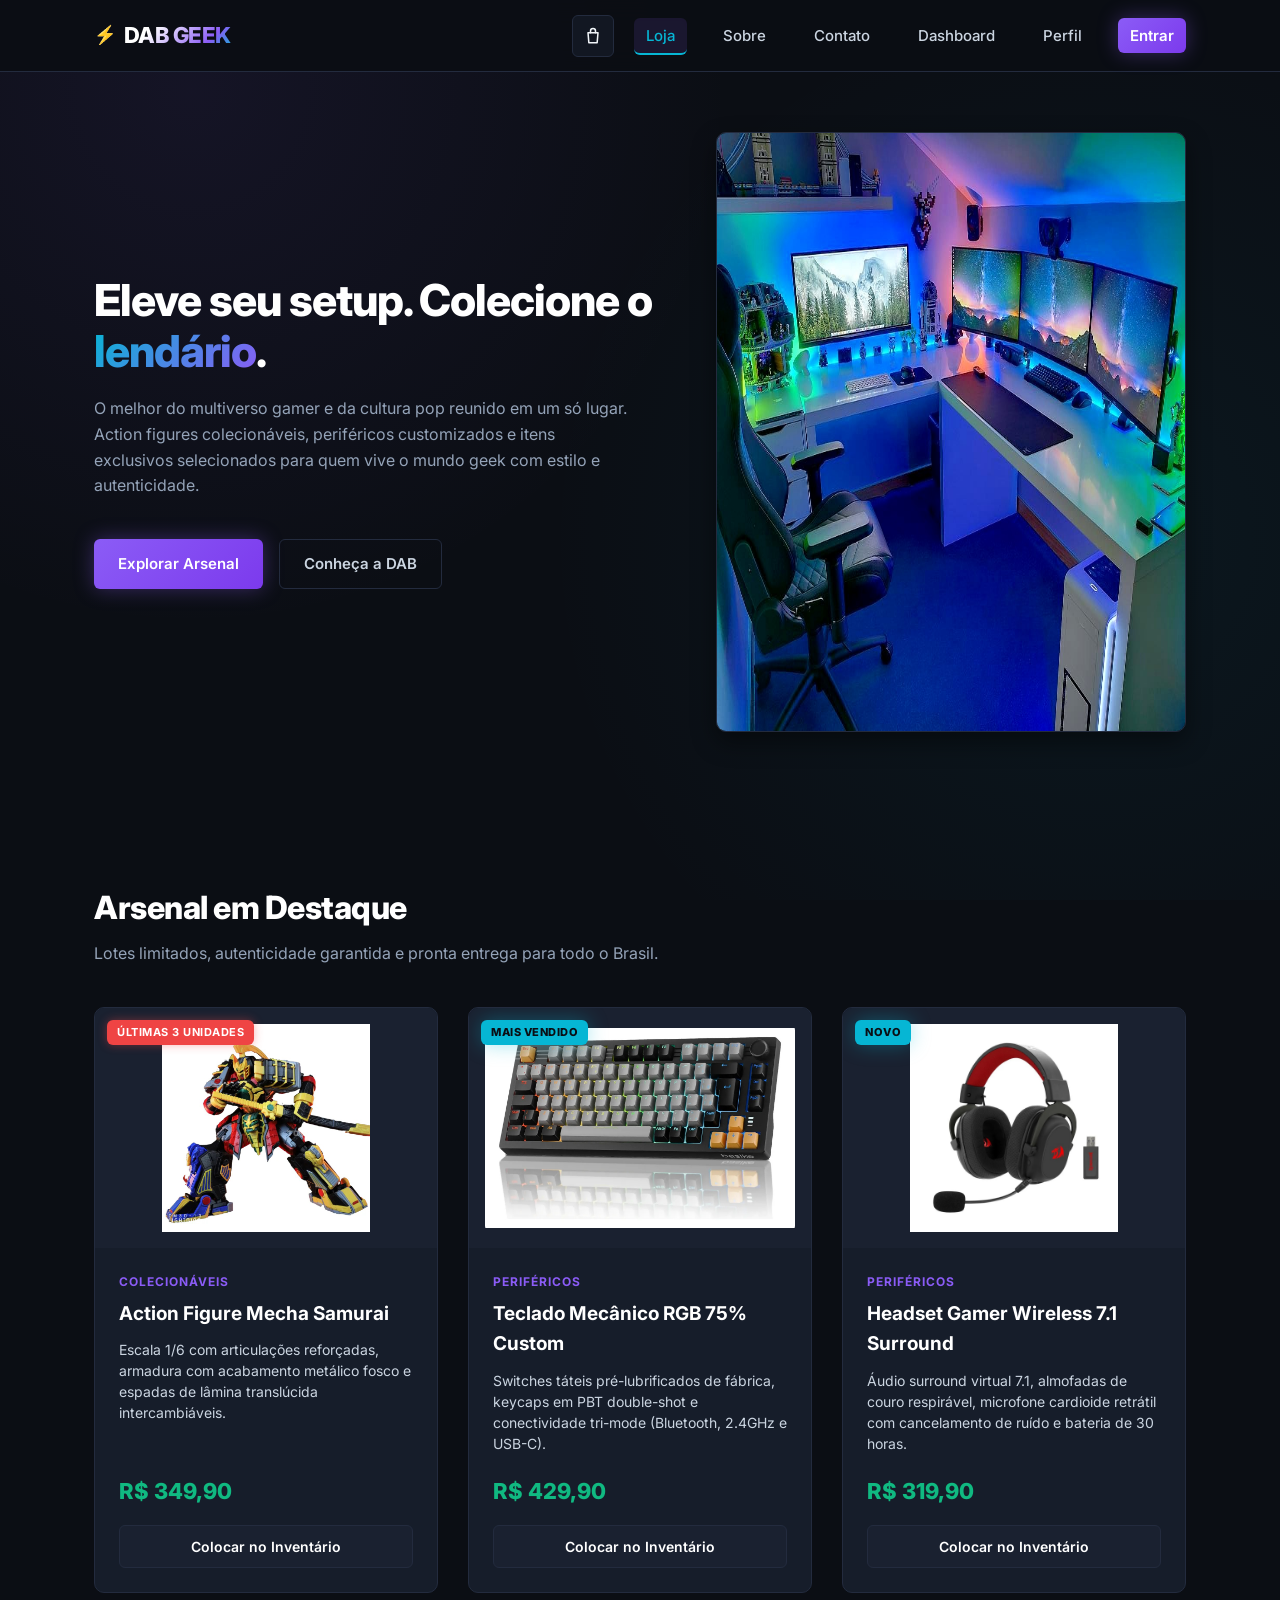
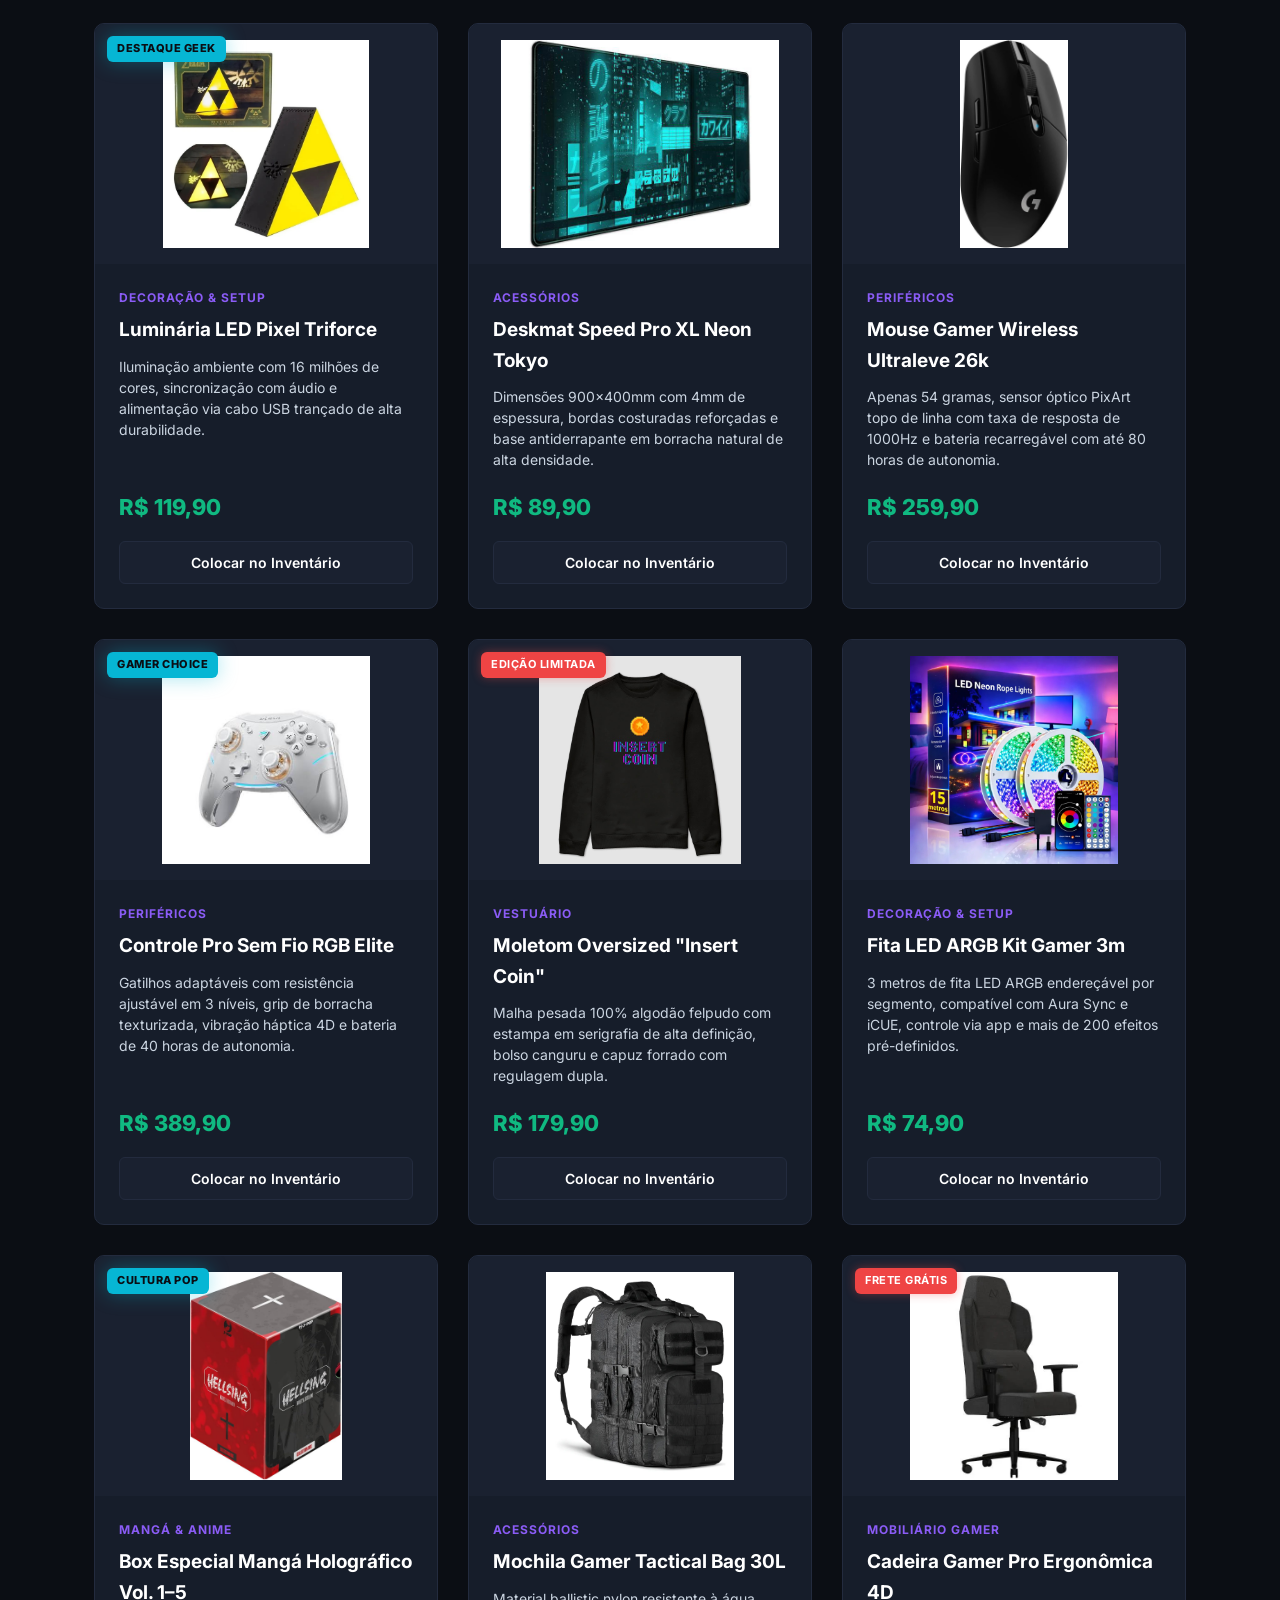
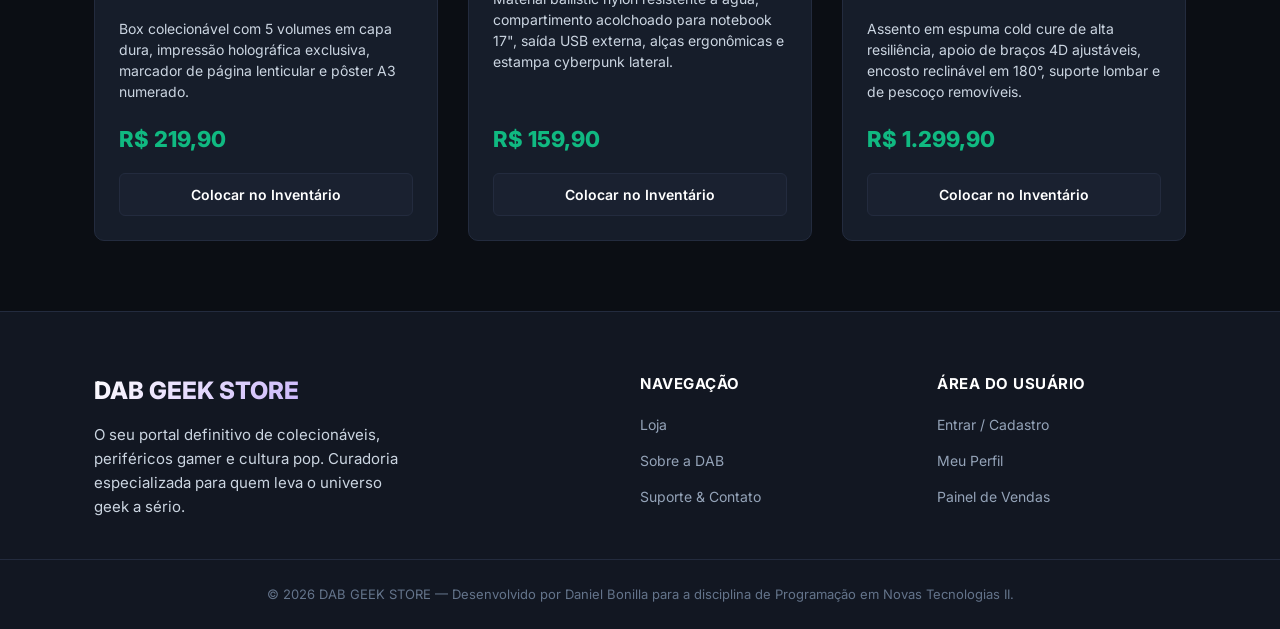
<file: index.html>
<!DOCTYPE html>
<html lang="pt-BR">
<head>
  <meta charset="UTF-8">
  <meta name="viewport" content="width=device-width, initial-scale=1.0">
  <title>DAB GEEK STORE — Colecionáveis, Setup & Universo Geek</title>
  <meta name="description" content="Action figures, teclados mecânicos, headsets gamer, luminárias de LED, vestuário e itens colecionáveis selecionados por Daniel Bonilla.">
  <meta property="og:type" content="website">
  <meta property="og:title" content="DAB GEEK STORE — Colecionáveis & Universo Geek">
  <meta property="og:description" content="Action figures oficiais, periféricos de ponta e vestuário gamer com envio para todo o Brasil.">
  <meta property="og:image" content="assets/img/img13.jpg">
  <meta property="og:url" content="https://ddabnll.github.io/dab-geek-store/">
  <meta property="og:locale" content="pt_BR">
  <meta name="twitter:card" content="summary_large_image">
  <meta name="twitter:title" content="DAB GEEK STORE — Colecionáveis & Universo Geek">
  <meta name="twitter:description" content="Action figures oficiais, periféricos de ponta e vestuário gamer com envio para todo o Brasil.">
  <link rel="icon" type="image/svg+xml" href="favicon.svg">
  <link rel="preconnect" href="https://fonts.googleapis.com">
  <link rel="preconnect" href="https://fonts.gstatic.com" crossorigin>
  <link href="https://fonts.googleapis.com/css2?family=Inter:wght@400;500;600;700;800&display=swap" rel="stylesheet">
  <link rel="stylesheet" href="style.css">
</head>
<body>
  <a href="#conteudo" class="pular-link">Pular para o conteúdo</a>

    <nav class="navbar">
    <div class="container">
      <a href="index.html" class="marca">DAB GEEK</a>
      <div class="nav-direita">
        <button type="button" class="nav-carrinho" id="botao-carrinho" aria-haspopup="dialog" aria-expanded="false" aria-controls="painel-carrinho" aria-label="Abrir inventário, 0 itens">
          <svg width="20" height="20" viewBox="0 0 24 24" fill="none" stroke="currentColor" stroke-width="1.8" stroke-linecap="round" stroke-linejoin="round" aria-hidden="true">
            <path d="M6 8h12l-1 12H7L6 8z"></path>
            <path d="M9 8V6a3 3 0 0 1 6 0v2"></path>
          </svg>
          <span class="nav-carrinho-contagem" id="contagem-carrinho" hidden>0</span>
        </button>
        <button type="button" class="nav-toggle" aria-label="Abrir menu" aria-expanded="false">
          <span></span><span></span><span></span>
        </button>
        <ul class="nav-links">
          <li><a href="index.html" aria-current="page">Loja</a></li>
          <li><a href="sobre.html">Sobre</a></li>
          <li><a href="contato.html">Contato</a></li>
          <li><a href="dashboard.html">Dashboard</a></li>
          <li><a href="perfil.html">Perfil</a></li>
          <li><a href="conta.html" class="nav-cta">Entrar</a></li>
        </ul>
      </div>
    </div>
  </nav>

    <div class="carrinho-fundo" id="fundo-carrinho" hidden></div>
  <aside class="carrinho-painel" id="painel-carrinho" role="dialog" aria-modal="true" aria-label="Seu inventário de compras" hidden>
    <div class="carrinho-cabecalho">
      <h2>Seu Inventário</h2>
      <button type="button" class="carrinho-fechar" id="fechar-carrinho" aria-label="Fechar inventário">&times;</button>
    </div>
    <div class="carrinho-lista" id="lista-carrinho"></div>
    <div class="carrinho-rodape">
      <div class="carrinho-total-linha">
        <span>Total</span>
        <span id="total-carrinho">R$ 0,00</span>
      </div>
      <button type="button" class="btn btn-primario btn-bloco" id="finalizar-carrinho">Fechar Pedido</button>
    </div>
  </aside>

    <main id="conteudo">
        <section class="hero">
      <div class="container hero-grade">
        <div>
          <h1>Eleve seu setup. Colecione o <span>lendário</span>.</h1>
          <p class="texto-apoio hero-texto">O melhor do multiverso gamer e da cultura pop reunido em um só lugar. Action figures colecionáveis, periféricos customizados e itens exclusivos selecionados para quem vive o mundo geek com estilo e autenticidade.</p>
          <div class="hero-acoes">
            <a href="#vitrine" class="btn btn-primario">Explorar Arsenal</a>
            <a href="sobre.html" class="btn btn-contorno">Conheça a DAB</a>
          </div>
        </div>
        <div class="hero-visual">
          <img
            src="assets/img/img1.jpg"
            alt="Setup gamer cyberpunk com teclado mecânico RGB, monitor ultrawide e iluminação neon"
            width="800"
            height="600"
            fetchpriority="high"
          >
        </div>
      </div>
    </section>

        <section class="secao" id="vitrine" aria-labelledby="titulo-vitrine">
      <div class="container">
        <h2 id="titulo-vitrine">Arsenal em Destaque</h2>
        <p class="texto-apoio">Lotes limitados, autenticidade garantida e pronta entrega para todo o Brasil.</p>

        <div class="vitrine">

                    <article class="card-produto">
            <div class="card-produto-imagem">
              <span class="tag-estoque tag-estoque--urgente">Últimas 3 unidades</span>
              <img
                src="assets/img/img2.jpg"
                alt="Action Figure Mecha Samurai Cyberpunk edição de colecionador em escala 1/6 com armadura metálica"
                width="400" height="300" loading="lazy" decoding="async"
              >
            </div>
            <div class="card-produto-corpo">
              <span class="categoria">Colecionáveis</span>
              <h3>Action Figure Mecha Samurai</h3>
              <p class="card-produto-descricao">Escala 1/6 com articulações reforçadas, armadura com acabamento metálico fosco e espadas de lâmina translúcida intercambiáveis.</p>
              <p class="preco">R$ 349,90</p>
              <button type="button" data-produto-id="mecha-samurai" data-produto-nome="Action Figure Mecha Samurai" data-produto-preco="349.90" aria-label="Colocar Action Figure Mecha Samurai no inventário">Colocar no Inventário</button>
            </div>
          </article>

                    <article class="card-produto">
            <div class="card-produto-imagem">
              <span class="tag-estoque tag-estoque--popular">Mais Vendido</span>
              <img
                src="assets/img/img3.jpg"
                alt="Teclado mecânico compacto 75% com iluminação RGB por tecla e keycaps em PBT"
                width="400" height="300" loading="lazy" decoding="async"
              >
            </div>
            <div class="card-produto-corpo">
              <span class="categoria">Periféricos</span>
              <h3>Teclado Mecânico RGB 75% Custom</h3>
              <p class="card-produto-descricao">Switches táteis pré-lubrificados de fábrica, keycaps em PBT double-shot e conectividade tri-mode (Bluetooth, 2.4GHz e USB-C).</p>
              <p class="preco">R$ 429,90</p>
              <button type="button" data-produto-id="teclado-rgb-75" data-produto-nome="Teclado Mecânico RGB 75% Custom" data-produto-preco="429.90" aria-label="Colocar Teclado Mecânico no inventário">Colocar no Inventário</button>
            </div>
          </article>

                    <article class="card-produto">
            <div class="card-produto-imagem">
              <span class="tag-estoque tag-estoque--popular">Novo</span>
              <img
                src="assets/img/img4.jpg"
                alt="Headset gamer sem fio com iluminação RGB, almofadas de memory foam e som surround 7.1"
                width="400" height="300" loading="lazy" decoding="async"
              >
            </div>
            <div class="card-produto-corpo">
              <span class="categoria">Periféricos</span>
              <h3>Headset Gamer Wireless 7.1 Surround</h3>
              <p class="card-produto-descricao">Áudio surround virtual 7.1, almofadas de couro respirável, microfone cardioide retrátil com cancelamento de ruído e bateria de 30 horas.</p>
              <p class="preco">R$ 319,90</p>
              <button type="button" data-produto-id="headset-wireless" data-produto-nome="Headset Gamer Wireless 7.1" data-produto-preco="319.90" aria-label="Colocar Headset Gamer no inventário">Colocar no Inventário</button>
            </div>
          </article>

                    <article class="card-produto">
            <div class="card-produto-imagem">
              <span class="tag-estoque tag-estoque--popular">Destaque Geek</span>
              <img
                src="assets/img/img5.jpg"
                alt="Luminária decorativa LED em formato de espada de pixel art com 16 milhões de cores"
                width="400" height="300" loading="lazy" decoding="async"
              >
            </div>
            <div class="card-produto-corpo">
              <span class="categoria">Decoração & Setup</span>
              <h3>Luminária LED Pixel Triforce</h3>
              <p class="card-produto-descricao">Iluminação ambiente com 16 milhões de cores, sincronização com áudio e alimentação via cabo USB trançado de alta durabilidade.</p>
              <p class="preco">R$ 119,90</p>
              <button type="button" data-produto-id="luminaria-pixel" data-produto-nome="Luminária LED Pixel Triforce" data-produto-preco="119.90" aria-label="Colocar Luminária LED no inventário">Colocar no Inventário</button>
            </div>
          </article>

                    <article class="card-produto">
            <div class="card-produto-imagem">
              <img
                src="assets/img/img6.jpg"
                alt="Deskmat XXL com arte synthwave neon de cidade futurista e base antiderrapante"
                width="400" height="300" loading="lazy" decoding="async"
              >
            </div>
            <div class="card-produto-corpo">
              <span class="categoria">Acessórios</span>
              <h3>Deskmat Speed Pro XL Neon Tokyo</h3>
              <p class="card-produto-descricao">Dimensões 900x400mm com 4mm de espessura, bordas costuradas reforçadas e base antiderrapante em borracha natural de alta densidade.</p>
              <p class="preco">R$ 89,90</p>
              <button type="button" data-produto-id="deskmat-neon" data-produto-nome="Deskmat Speed Pro XL Neon Tokyo" data-produto-preco="89.90" aria-label="Colocar Deskmat no inventário">Colocar no Inventário</button>
            </div>
          </article>

                    <article class="card-produto">
            <div class="card-produto-imagem">
              <img
                src="assets/img/img7.jpg"
                alt="Mouse gamer sem fio ultraleve preto com sensor óptico de alta precisão"
                width="400" height="300" loading="lazy" decoding="async"
              >
            </div>
            <div class="card-produto-corpo">
              <span class="categoria">Periféricos</span>
              <h3>Mouse Gamer Wireless Ultraleve 26k</h3>
              <p class="card-produto-descricao">Apenas 54 gramas, sensor óptico PixArt topo de linha com taxa de resposta de 1000Hz e bateria recarregável com até 80 horas de autonomia.</p>
              <p class="preco">R$ 259,90</p>
              <button type="button" data-produto-id="mouse-wireless" data-produto-nome="Mouse Gamer Wireless Ultraleve" data-produto-preco="259.90" aria-label="Colocar Mouse Gamer no inventário">Colocar no Inventário</button>
            </div>
          </article>

                    <article class="card-produto">
            <div class="card-produto-imagem">
              <span class="tag-estoque tag-estoque--popular">Gamer Choice</span>
              <img
                src="assets/img/img8.jpg"
                alt="Controle gamer pro sem fio com gatilhos adaptáveis, grip texturizado e luzes RGB nas bordas"
                width="400" height="300" loading="lazy" decoding="async"
              >
            </div>
            <div class="card-produto-corpo">
              <span class="categoria">Periféricos</span>
              <h3>Controle Pro Sem Fio RGB Elite</h3>
              <p class="card-produto-descricao">Gatilhos adaptáveis com resistência ajustável em 3 níveis, grip de borracha texturizada, vibração háptica 4D e bateria de 40 horas de autonomia.</p>
              <p class="preco">R$ 389,90</p>
              <button type="button" data-produto-id="controle-pro-rgb" data-produto-nome="Controle Pro Sem Fio RGB Elite" data-produto-preco="389.90" aria-label="Colocar Controle Pro no inventário">Colocar no Inventário</button>
            </div>
          </article>

                    <article class="card-produto">
            <div class="card-produto-imagem">
              <span class="tag-estoque tag-estoque--urgente">Edição Limitada</span>
              <img
                src="assets/img/img9.jpg"
                alt="Moletom oversized preto com estampa retro pixel art arcade em serigrafia de alta definição"
                width="400" height="300" loading="lazy" decoding="async"
              >
            </div>
            <div class="card-produto-corpo">
              <span class="categoria">Vestuário</span>
              <h3>Moletom Oversized "Insert Coin"</h3>
              <p class="card-produto-descricao">Malha pesada 100% algodão felpudo com estampa em serigrafia de alta definição, bolso canguru e capuz forrado com regulagem dupla.</p>
              <p class="preco">R$ 179,90</p>
              <button type="button" data-produto-id="moletom-insert-coin" data-produto-nome="Moletom Oversized Insert Coin" data-produto-preco="179.90" aria-label="Colocar Moletom no inventário">Colocar no Inventário</button>
            </div>
          </article>

                    <article class="card-produto">
            <div class="card-produto-imagem">
              <img
                src="assets/img/img10.jpg"
                alt="Fita LED RGB ARGB de 3 metros para setup gamer com controle de app e suporte a sincronização"
                width="400" height="300" loading="lazy" decoding="async"
              >
            </div>
            <div class="card-produto-corpo">
              <span class="categoria">Decoração & Setup</span>
              <h3>Fita LED ARGB Kit Gamer 3m</h3>
              <p class="card-produto-descricao">3 metros de fita LED ARGB endereçável por segmento, compatível com Aura Sync e iCUE, controle via app e mais de 200 efeitos pré-definidos.</p>
              <p class="preco">R$ 74,90</p>
              <button type="button" data-produto-id="fita-led-argb" data-produto-nome="Fita LED ARGB Kit Gamer 3m" data-produto-preco="74.90" aria-label="Colocar Fita LED no inventário">Colocar no Inventário</button>
            </div>
          </article>

                    <article class="card-produto">
            <div class="card-produto-imagem">
              <span class="tag-estoque tag-estoque--popular">Cultura Pop</span>
              <img
                src="assets/img/img11.jpg"
                alt="Box especial colecionável de mangás com capa holográfica e pôster exclusivo incluso"
                width="400" height="300" loading="lazy" decoding="async"
              >
            </div>
            <div class="card-produto-corpo">
              <span class="categoria">Mangá & Anime</span>
              <h3>Box Especial Mangá Holográfico Vol. 1–5</h3>
              <p class="card-produto-descricao">Box colecionável com 5 volumes em capa dura, impressão holográfica exclusiva, marcador de página lenticular e pôster A3 numerado.</p>
              <p class="preco">R$ 219,90</p>
              <button type="button" data-produto-id="box-manga-holo" data-produto-nome="Box Especial Mangá Holográfico Vol. 1–5" data-produto-preco="219.90" aria-label="Colocar Box de Mangá no inventário">Colocar no Inventário</button>
            </div>
          </article>

                    <article class="card-produto">
            <div class="card-produto-imagem">
              <img
                src="assets/img/img12.jpg"
                alt="Mochila gamer resistente à água com compartimento para notebook e USB de carregamento externo"
                width="400" height="300" loading="lazy" decoding="async"
              >
            </div>
            <div class="card-produto-corpo">
              <span class="categoria">Acessórios</span>
              <h3>Mochila Gamer Tactical Bag 30L</h3>
              <p class="card-produto-descricao">Material ballistic nylon resistente à água, compartimento acolchoado para notebook 17", saída USB externa, alças ergonômicas e estampa cyberpunk lateral.</p>
              <p class="preco">R$ 159,90</p>
              <button type="button" data-produto-id="mochila-gamer" data-produto-nome="Mochila Gamer Tactical Bag 30L" data-produto-preco="159.90" aria-label="Colocar Mochila Gamer no inventário">Colocar no Inventário</button>
            </div>
          </article>

                    <article class="card-produto">
            <div class="card-produto-imagem">
              <span class="tag-estoque tag-estoque--urgente">Frete Grátis</span>
              <img
                src="assets/img/img13.jpg"
                alt="Cadeira gamer ergonômica em couro PU preto e vermelho com apoio lombar e de pescoço"
                width="400" height="300" loading="lazy" decoding="async"
              >
            </div>
            <div class="card-produto-corpo">
              <span class="categoria">Mobiliário Gamer</span>
              <h3>Cadeira Gamer Pro Ergonômica 4D</h3>
              <p class="card-produto-descricao">Assento em espuma cold cure de alta resiliência, apoio de braços 4D ajustáveis, encosto reclinável em 180°, suporte lombar e de pescoço removíveis.</p>
              <p class="preco">R$ 1.299,90</p>
              <button type="button" data-produto-id="cadeira-gamer-pro" data-produto-nome="Cadeira Gamer Pro Ergonômica 4D" data-produto-preco="1299.90" aria-label="Colocar Cadeira Gamer no inventário">Colocar no Inventário</button>
            </div>
          </article>

        </div>
      </div>
    </section>
  </main>

    <footer>
    <div class="container rodape-grade">
      <div>
        <p class="rodape-marca">DAB GEEK STORE</p>
        <p class="rodape-marca-texto">O seu portal definitivo de colecionáveis, periféricos gamer e cultura pop. Curadoria especializada para quem leva o universo geek a sério.</p>
      </div>
      <div class="rodape-coluna">
        <h4>Navegação</h4>
        <ul>
          <li><a href="index.html">Loja</a></li>
          <li><a href="sobre.html">Sobre a DAB</a></li>
          <li><a href="contato.html">Suporte & Contato</a></li>
        </ul>
      </div>
      <div class="rodape-coluna">
        <h4>Área do Usuário</h4>
        <ul>
          <li><a href="conta.html">Entrar / Cadastro</a></li>
          <li><a href="perfil.html">Meu Perfil</a></li>
          <li><a href="dashboard.html">Painel de Vendas</a></li>
        </ul>
      </div>
    </div>
    <div class="rodape-base">
      <p>&copy; 2026 DAB GEEK STORE — Desenvolvido por Daniel Bonilla para a disciplina de Programação em Novas Tecnologias II.</p>
    </div>
  </footer>

  <script src="script.js"></script>
</body>
</html>
</file>
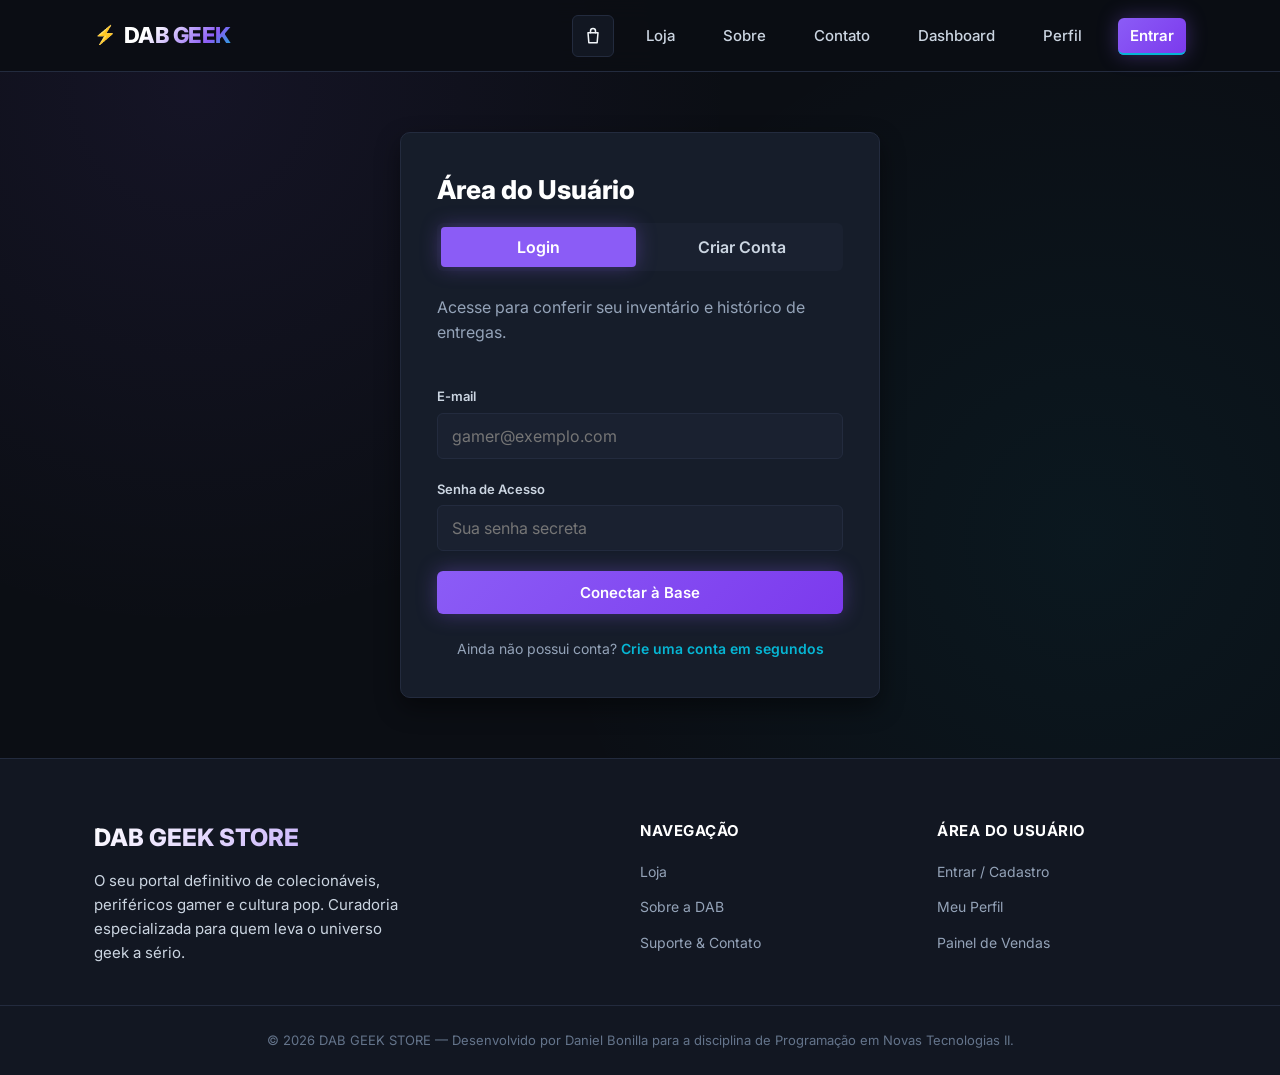
<file: conta.html>
<!DOCTYPE html>
<html lang="pt-BR">
<head>
  <meta charset="UTF-8">
  <meta name="viewport" content="width=device-width, initial-scale=1.0">
  <title>Minha Conta — DAB GEEK STORE</title>
  <meta name="description" content="Acesse ou crie sua conta na DAB GEEK STORE para acumular pontos de XP, salvar itens e acompanhar pedidos.">
  <meta property="og:type" content="website">
  <meta property="og:title" content="Minha Conta — DAB GEEK STORE">
  <meta property="og:description" content="Entre na sua conta para gerenciar seus colecionáveis e pedidos.">
  <meta property="og:image" content="assets/img/img13.jpg">
  <meta property="og:locale" content="pt_BR">
  <meta name="twitter:card" content="summary_large_image">
  <link rel="icon" type="image/svg+xml" href="favicon.svg">
  <link rel="preconnect" href="https://fonts.googleapis.com">
  <link rel="preconnect" href="https://fonts.gstatic.com" crossorigin>
  <link href="https://fonts.googleapis.com/css2?family=Inter:wght@400;500;600;700;800&display=swap" rel="stylesheet">
  <link rel="stylesheet" href="style.css">
</head>
<body>
  <a href="#conteudo" class="pular-link">Pular para o conteúdo</a>

    <nav class="navbar">
    <div class="container">
      <a href="index.html" class="marca">DAB GEEK</a>
      <div class="nav-direita">
        <button type="button" class="nav-carrinho" id="botao-carrinho" aria-haspopup="dialog" aria-expanded="false" aria-controls="painel-carrinho" aria-label="Abrir inventário, 0 itens">
          <svg width="20" height="20" viewBox="0 0 24 24" fill="none" stroke="currentColor" stroke-width="1.8" stroke-linecap="round" stroke-linejoin="round" aria-hidden="true">
            <path d="M6 8h12l-1 12H7L6 8z"></path>
            <path d="M9 8V6a3 3 0 0 1 6 0v2"></path>
          </svg>
          <span class="nav-carrinho-contagem" id="contagem-carrinho" hidden>0</span>
        </button>
        <button class="nav-toggle" aria-label="Abrir menu" aria-expanded="false">
          <span></span><span></span><span></span>
        </button>
        <ul class="nav-links">
          <li><a href="index.html">Loja</a></li>
          <li><a href="sobre.html">Sobre</a></li>
          <li><a href="contato.html">Contato</a></li>
          <li><a href="dashboard.html">Dashboard</a></li>
          <li><a href="perfil.html">Perfil</a></li>
          <li><a href="conta.html" class="nav-cta" aria-current="page">Entrar</a></li>
        </ul>
      </div>
    </div>
  </nav>

    <div class="carrinho-fundo" id="fundo-carrinho" hidden></div>
  <aside class="carrinho-painel" id="painel-carrinho" role="dialog" aria-modal="true" aria-label="Seu inventário de compras" hidden>
    <div class="carrinho-cabecalho">
      <h2>Seu Inventário</h2>
      <button type="button" class="carrinho-fechar" id="fechar-carrinho" aria-label="Fechar inventário">&times;</button>
    </div>
    <div class="carrinho-lista" id="lista-carrinho"></div>
    <div class="carrinho-rodape">
      <div class="carrinho-total-linha">
        <span>Total</span>
        <span id="total-carrinho">R$ 0,00</span>
      </div>
      <button type="button" class="btn btn-primario btn-bloco" id="finalizar-carrinho">Fechar Pedido</button>
    </div>
  </aside>

    <main id="conteudo">
    <div class="container-centralizado">
      <div class="caixa-formulario caixa-conta">
        <h2>Área do Usuário</h2>

        <div class="abas-conta" role="tablist" aria-label="Acesso à conta da loja">
          <button type="button" class="aba-botao ativo" data-aba="entrar" role="tab" aria-selected="true" id="aba-entrar-botao" aria-controls="painel-entrar">Login</button>
          <button type="button" class="aba-botao" data-aba="cadastro" role="tab" aria-selected="false" id="aba-cadastro-botao" aria-controls="painel-cadastro">Criar Conta</button>
        </div>

                <div class="painel-aba" id="painel-entrar" role="tabpanel" aria-labelledby="aba-entrar-botao">
          <p class="texto-apoio">Acesse para conferir seu inventário e histórico de entregas.</p>

          <form novalidate>
            <div class="campo">
              <label for="login-email">E-mail</label>
              <input type="email" id="login-email" name="email" placeholder="gamer@exemplo.com" required autocomplete="email">
            </div>

            <div class="campo">
              <label for="login-senha">Senha de Acesso</label>
              <input type="password" id="login-senha" name="senha" placeholder="Sua senha secreta" required autocomplete="current-password">
            </div>

            <button type="submit" class="btn btn-primario btn-bloco">Conectar à Base</button>
          </form>

          <p class="rodape-formulario">Ainda não possui conta? <a href="#" class="trocar-aba" data-aba="cadastro">Crie uma conta em segundos</a></p>
        </div>

                <div class="painel-aba oculto" id="painel-cadastro" role="tabpanel" aria-labelledby="aba-cadastro-botao">
          <p class="texto-apoio">Cadastre-se para desbloquear promoções exclusivas e acumular XP.</p>

          <form novalidate>
            <div class="campo">
              <label for="cad-nome">Nome Completo</label>
              <input type="text" id="cad-nome" name="nome" placeholder="Digite seu nome completo" required autocomplete="name">
            </div>

            <div class="campo">
              <label for="cad-email">E-mail</label>
              <input type="email" id="cad-email" name="email" placeholder="seu-email@dominio.com" required autocomplete="email">
            </div>

            <div class="campo">
              <label for="cad-senha">Senha</label>
              <input type="password" id="cad-senha" name="senha" placeholder="Mínimo de 8 caracteres" required minlength="8" autocomplete="new-password">
            </div>

            <div class="campo">
              <label for="cad-confirma-senha">Confirmar Senha</label>
              <input type="password" id="cad-confirma-senha" name="confirma-senha" placeholder="Repita a senha para confirmar" required minlength="8" autocomplete="new-password">
            </div>

            <button type="submit" class="btn btn-primario btn-bloco">Cadastrar e Ganhar 100 XP</button>
          </form>

          <p class="rodape-formulario">Já possui cadastro? <a href="#" class="trocar-aba" data-aba="entrar">Voltar para o Login</a></p>
        </div>
      </div>
    </div>
  </main>

    <footer>
    <div class="container rodape-grade">
      <div>
        <p class="rodape-marca">DAB GEEK STORE</p>
        <p class="rodape-marca-texto">O seu portal definitivo de colecionáveis, periféricos gamer e cultura pop. Curadoria especializada para quem leva o universo geek a sério.</p>
      </div>
      <div class="rodape-coluna">
        <h4>Navegação</h4>
        <ul>
          <li><a href="index.html">Loja</a></li>
          <li><a href="sobre.html">Sobre a DAB</a></li>
          <li><a href="contato.html">Suporte & Contato</a></li>
        </ul>
      </div>
      <div class="rodape-coluna">
        <h4>Área do Usuário</h4>
        <ul>
          <li><a href="conta.html">Entrar / Cadastro</a></li>
          <li><a href="perfil.html">Meu Perfil</a></li>
          <li><a href="dashboard.html">Painel de Vendas</a></li>
        </ul>
      </div>
    </div>
    <div class="rodape-base">
      <p>&copy; 2026 DAB GEEK STORE — Desenvolvido por Daniel Bonilla para a disciplina de Programação em Novas Tecnologias II.</p>
    </div>
  </footer>

  <script src="script.js"></script>
</body>
</html>
</file>
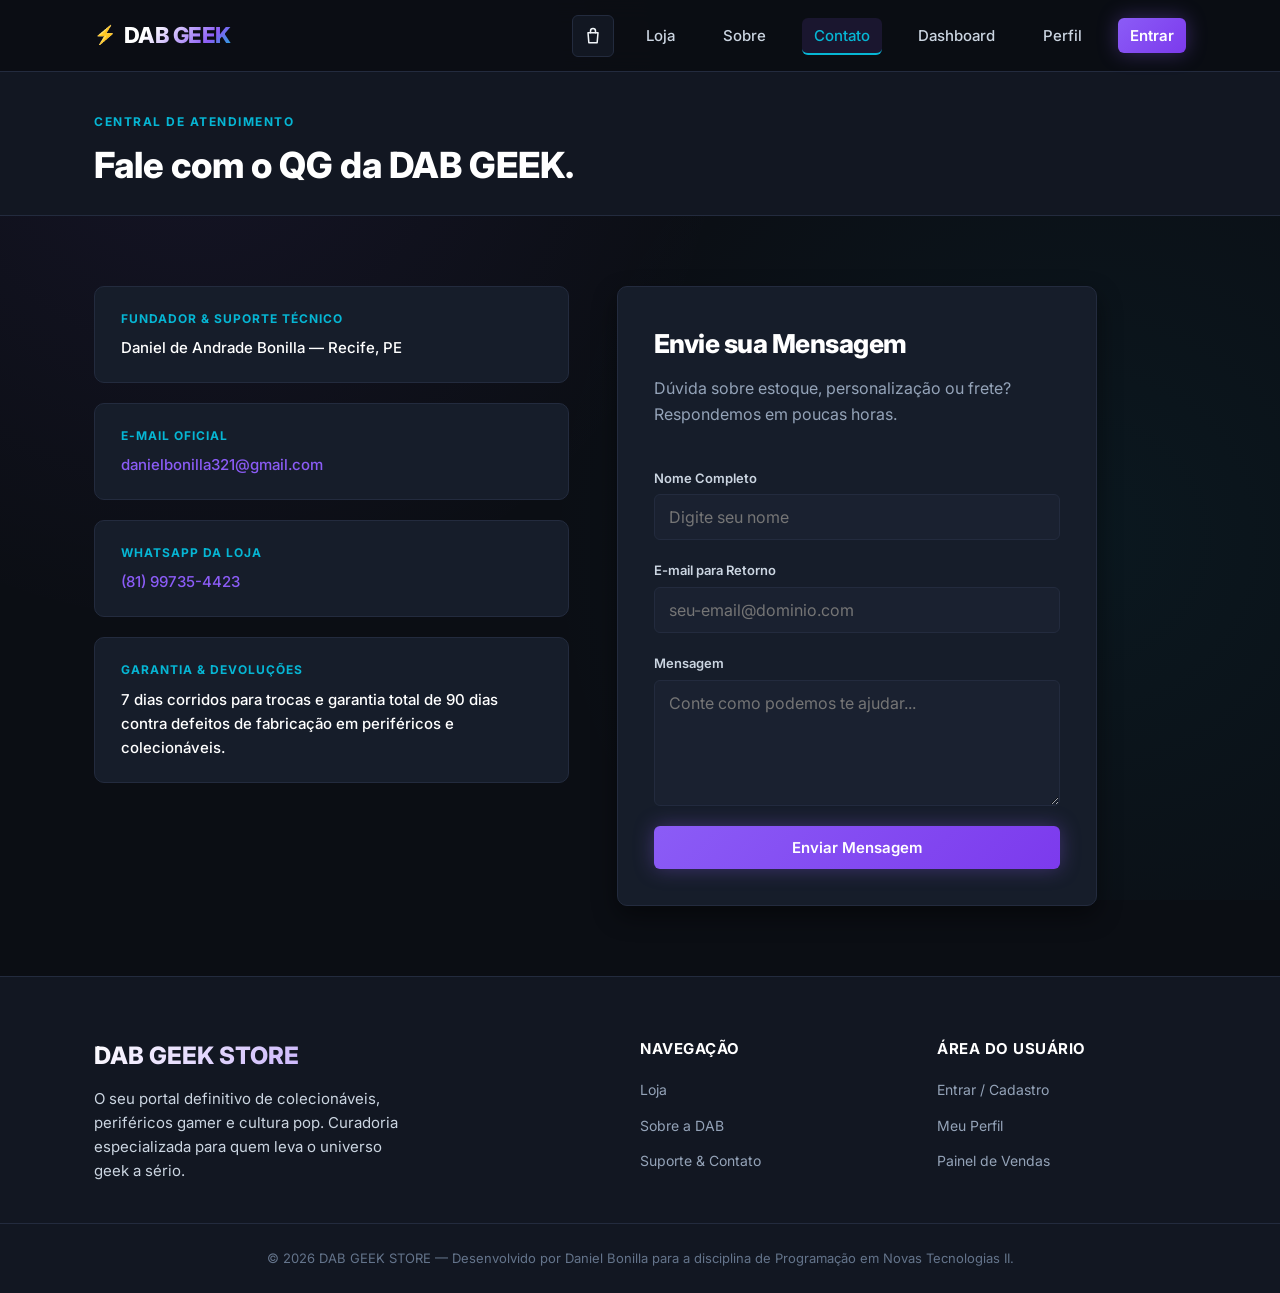
<file: contato.html>
<!DOCTYPE html>
<html lang="pt-BR">
<head>
  <meta charset="UTF-8">
  <meta name="viewport" content="width=device-width, initial-scale=1.0">
  <title>Contato — DAB GEEK STORE</title>
  <meta name="description" content="Fale com a equipe da DAB GEEK STORE por e-mail, WhatsApp ou envie uma mensagem diretamente pelo nosso formulário de suporte.">
  <meta property="og:type" content="website">
  <meta property="og:title" content="Contato — DAB GEEK STORE">
  <meta property="og:description" content="Tire dúvidas sobre pedidos, prazos de entrega ou solicite itens especiais para o seu setup geek.">
  <meta property="og:image" content="assets/img/img13.jpg">
  <meta property="og:locale" content="pt_BR">
  <meta name="twitter:card" content="summary_large_image">
  <link rel="icon" type="image/svg+xml" href="favicon.svg">
  <link rel="preconnect" href="https://fonts.googleapis.com">
  <link rel="preconnect" href="https://fonts.gstatic.com" crossorigin>
  <link href="https://fonts.googleapis.com/css2?family=Inter:wght@400;500;600;700;800&display=swap" rel="stylesheet">
  <link rel="stylesheet" href="style.css">
</head>
<body>
  <a href="#conteudo" class="pular-link">Pular para o conteúdo</a>

    <nav class="navbar">
    <div class="container">
      <a href="index.html" class="marca">DAB GEEK</a>
      <div class="nav-direita">
        <button type="button" class="nav-carrinho" id="botao-carrinho" aria-haspopup="dialog" aria-expanded="false" aria-controls="painel-carrinho" aria-label="Abrir inventário, 0 itens">
          <svg width="20" height="20" viewBox="0 0 24 24" fill="none" stroke="currentColor" stroke-width="1.8" stroke-linecap="round" stroke-linejoin="round" aria-hidden="true">
            <path d="M6 8h12l-1 12H7L6 8z"></path>
            <path d="M9 8V6a3 3 0 0 1 6 0v2"></path>
          </svg>
          <span class="nav-carrinho-contagem" id="contagem-carrinho" hidden>0</span>
        </button>
        <button class="nav-toggle" aria-label="Abrir menu" aria-expanded="false">
          <span></span><span></span><span></span>
        </button>
        <ul class="nav-links">
          <li><a href="index.html">Loja</a></li>
          <li><a href="sobre.html">Sobre</a></li>
          <li><a href="contato.html" aria-current="page">Contato</a></li>
          <li><a href="dashboard.html">Dashboard</a></li>
          <li><a href="perfil.html">Perfil</a></li>
          <li><a href="conta.html" class="nav-cta">Entrar</a></li>
        </ul>
      </div>
    </div>
  </nav>

    <div class="carrinho-fundo" id="fundo-carrinho" hidden></div>
  <aside class="carrinho-painel" id="painel-carrinho" role="dialog" aria-modal="true" aria-label="Seu inventário de compras" hidden>
    <div class="carrinho-cabecalho">
      <h2>Seu Inventário</h2>
      <button type="button" class="carrinho-fechar" id="fechar-carrinho" aria-label="Fechar inventário">&times;</button>
    </div>
    <div class="carrinho-lista" id="lista-carrinho"></div>
    <div class="carrinho-rodape">
      <div class="carrinho-total-linha">
        <span>Total</span>
        <span id="total-carrinho">R$ 0,00</span>
      </div>
      <button type="button" class="btn btn-primario btn-bloco" id="finalizar-carrinho">Fechar Pedido</button>
    </div>
  </aside>

    <main id="conteudo">
    <header class="cabecalho-pagina">
      <div class="container">
        <p class="rotulo">Central de Atendimento</p>
        <h1>Fale com o QG da DAB GEEK.</h1>
      </div>
    </header>

    <section class="secao">
      <div class="container contato-grade">
        <div class="contato-info">
          <div class="contato-info-item">
            <h3>Fundador & Suporte Técnico</h3>
            <p>Daniel de Andrade Bonilla — Recife, PE</p>
          </div>
          <div class="contato-info-item">
            <h3>E-mail Oficial</h3>
            <p><a href="mailto:danielbonilla321@gmail.com">danielbonilla321@gmail.com</a></p>
          </div>
          <div class="contato-info-item">
            <h3>WhatsApp da Loja</h3>
            <p><a href="https://wa.me/5581997354423" target="_blank" rel="noopener noreferrer">(81) 99735-4423</a></p>
          </div>
          <div class="contato-info-item">
            <h3>Garantia & Devoluções</h3>
            <p>7 dias corridos para trocas e garantia total de 90 dias contra defeitos de fabricação em periféricos e colecionáveis.</p>
          </div>
        </div>

        <form class="caixa-formulario" novalidate>
          <h2>Envie sua Mensagem</h2>
          <p class="texto-apoio">Dúvida sobre estoque, personalização ou frete? Respondemos em poucas horas.</p>

          <div class="campo">
            <label for="nome">Nome Completo</label>
            <input type="text" id="nome" name="nome" placeholder="Digite seu nome" required autocomplete="name">
          </div>

          <div class="campo">
            <label for="email">E-mail para Retorno</label>
            <input type="email" id="email" name="email" placeholder="seu-email@dominio.com" required autocomplete="email">
          </div>

          <div class="campo">
            <label for="mensagem">Mensagem</label>
            <textarea id="mensagem" name="mensagem" rows="5" placeholder="Conte como podemos te ajudar..." required></textarea>
          </div>

                    <div class="campo campo-armadilha" aria-hidden="true">
            <label for="site">Deixe este campo em branco</label>
            <input type="text" id="site" name="site" tabindex="-1" autocomplete="off">
          </div>

          <button type="submit" class="btn btn-primario btn-bloco">Enviar Mensagem</button>
        </form>
      </div>
    </section>
  </main>

    <footer>
    <div class="container rodape-grade">
      <div>
        <p class="rodape-marca">DAB GEEK STORE</p>
        <p class="rodape-marca-texto">O seu portal definitivo de colecionáveis, periféricos gamer e cultura pop. Curadoria especializada para quem leva o universo geek a sério.</p>
      </div>
      <div class="rodape-coluna">
        <h4>Navegação</h4>
        <ul>
          <li><a href="index.html">Loja</a></li>
          <li><a href="sobre.html">Sobre a DAB</a></li>
          <li><a href="contato.html">Suporte & Contato</a></li>
        </ul>
      </div>
      <div class="rodape-coluna">
        <h4>Área do Usuário</h4>
        <ul>
          <li><a href="conta.html">Entrar / Cadastro</a></li>
          <li><a href="perfil.html">Meu Perfil</a></li>
          <li><a href="dashboard.html">Painel de Vendas</a></li>
        </ul>
      </div>
    </div>
    <div class="rodape-base">
      <p>&copy; 2026 DAB GEEK STORE — Desenvolvido por Daniel Bonilla para a disciplina de Programação em Novas Tecnologias II.</p>
    </div>
  </footer>

  <script src="script.js"></script>
</body>
</html>
</file>
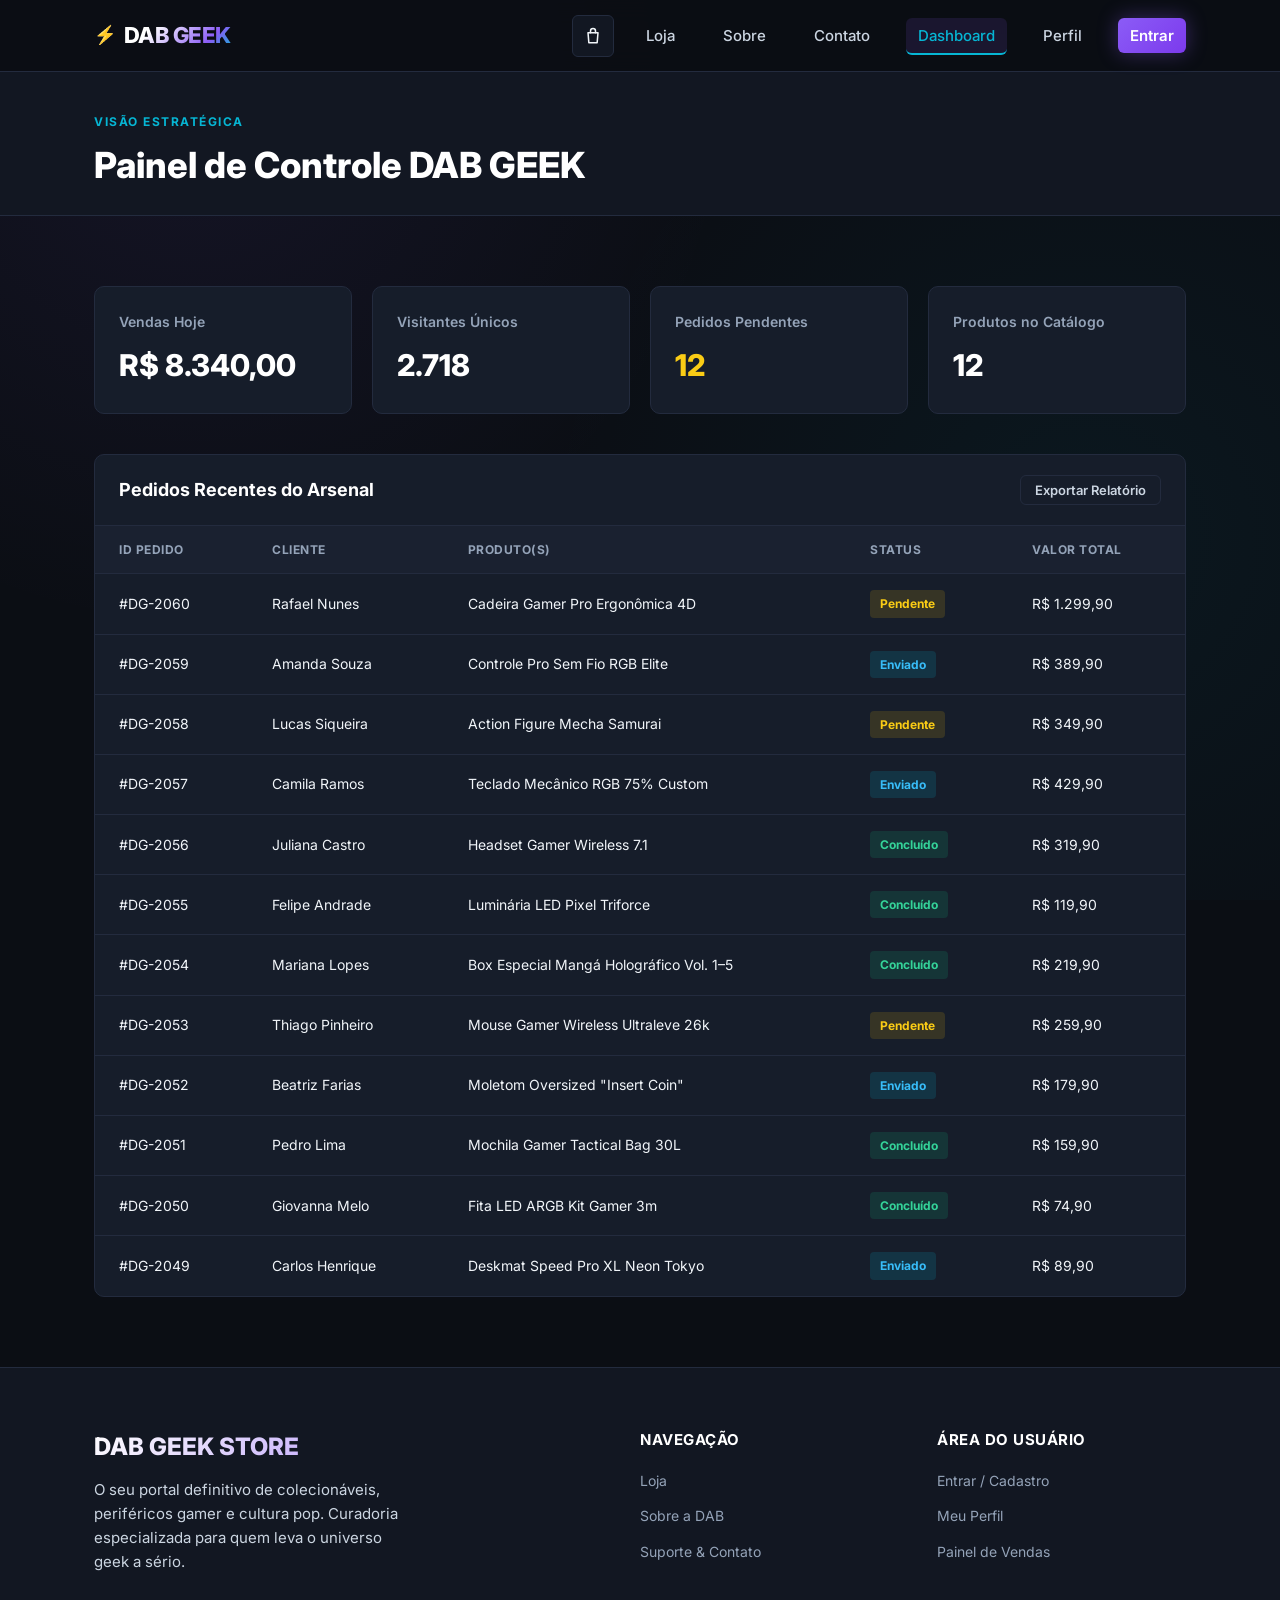
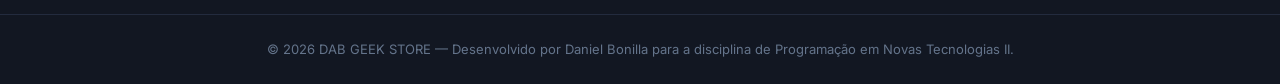
<file: dashboard.html>
<!DOCTYPE html>
<html lang="pt-BR">
<head>
  <meta charset="UTF-8">
  <meta name="viewport" content="width=device-width, initial-scale=1.0">
  <title>Dashboard — DAB GEEK STORE</title>
  <meta name="description" content="Painel de controle e monitoramento de vendas, métricas de tráfego e pedidos da DAB GEEK STORE.">
  <meta property="og:type" content="website">
  <meta property="og:title" content="Dashboard — DAB GEEK STORE">
  <meta property="og:description" content="Painel de gestão operacional de pedidos e desempenho de vendas.">
  <meta property="og:image" content="assets/img/img1.jpg">
  <meta property="og:url" content="https://ddabnll.github.io/dab-geek-store/dashboard.html">
  <meta property="og:locale" content="pt_BR">
  <meta name="twitter:card" content="summary_large_image">
  <link rel="icon" type="image/svg+xml" href="favicon.svg">
  <link rel="preconnect" href="https://fonts.googleapis.com">
  <link rel="preconnect" href="https://fonts.gstatic.com" crossorigin>
  <link href="https://fonts.googleapis.com/css2?family=Inter:wght@400;500;600;700;800&display=swap" rel="stylesheet">
  <link rel="stylesheet" href="style.css">
</head>
<body>
  <a href="#conteudo" class="pular-link">Pular para o conteúdo</a>

    <nav class="navbar">
    <div class="container">
      <a href="index.html" class="marca">DAB GEEK</a>
      <div class="nav-direita">
        <button type="button" class="nav-carrinho" id="botao-carrinho" aria-haspopup="dialog" aria-expanded="false" aria-controls="painel-carrinho" aria-label="Abrir inventário, 0 itens">
          <svg width="20" height="20" viewBox="0 0 24 24" fill="none" stroke="currentColor" stroke-width="1.8" stroke-linecap="round" stroke-linejoin="round" aria-hidden="true">
            <path d="M6 8h12l-1 12H7L6 8z"></path>
            <path d="M9 8V6a3 3 0 0 1 6 0v2"></path>
          </svg>
          <span class="nav-carrinho-contagem" id="contagem-carrinho" hidden>0</span>
        </button>
        <button type="button" class="nav-toggle" aria-label="Abrir menu" aria-expanded="false">
          <span></span><span></span><span></span>
        </button>
        <ul class="nav-links">
          <li><a href="index.html">Loja</a></li>
          <li><a href="sobre.html">Sobre</a></li>
          <li><a href="contato.html">Contato</a></li>
          <li><a href="dashboard.html" aria-current="page">Dashboard</a></li>
          <li><a href="perfil.html">Perfil</a></li>
          <li><a href="conta.html" class="nav-cta">Entrar</a></li>
        </ul>
      </div>
    </div>
  </nav>

    <div class="carrinho-fundo" id="fundo-carrinho" hidden></div>
  <aside class="carrinho-painel" id="painel-carrinho" role="dialog" aria-modal="true" aria-label="Seu inventário de compras" hidden>
    <div class="carrinho-cabecalho">
      <h2>Seu Inventário</h2>
      <button type="button" class="carrinho-fechar" id="fechar-carrinho" aria-label="Fechar inventário">&times;</button>
    </div>
    <div class="carrinho-lista" id="lista-carrinho"></div>
    <div class="carrinho-rodape">
      <div class="carrinho-total-linha">
        <span>Total</span>
        <span id="total-carrinho">R$ 0,00</span>
      </div>
      <button type="button" class="btn btn-primario btn-bloco" id="finalizar-carrinho">Fechar Pedido</button>
    </div>
  </aside>

    <main id="conteudo">
    <header class="cabecalho-pagina">
      <div class="container">
        <p class="rotulo">Visão Estratégica</p>
        <h1>Painel de Controle DAB GEEK</h1>
      </div>
    </header>

    <section class="secao" aria-labelledby="titulo-dashboard">
      <h2 id="titulo-dashboard" class="sr-only">Métricas e Pedidos</h2>
      <div class="container">
                <div class="painel-resumo">
          <div class="cartao-resumo">
            <h3>Vendas Hoje</h3>
            <p class="valor">R$ 8.340,00</p>
          </div>
          <div class="cartao-resumo">
            <h3>Visitantes Únicos</h3>
            <p class="valor">2.718</p>
          </div>
          <div class="cartao-resumo alerta">
            <h3>Pedidos Pendentes</h3>
            <p class="valor">12</p>
          </div>
          <div class="cartao-resumo">
            <h3>Produtos no Catálogo</h3>
            <p class="valor">12</p>
          </div>
        </div>

                <div class="painel-bloco">
          <div class="painel-bloco-cabecalho">
            <h3>Pedidos Recentes do Arsenal</h3>
            <button type="button" class="btn btn-contorno btn-pequeno">Exportar Relatório</button>
          </div>
          <div style="overflow-x: auto;">
            <table class="tabela-pedidos">
              <caption class="sr-only">Lista dos pedidos mais recentes com status e valor</caption>
              <thead>
                <tr>
                  <th scope="col">ID Pedido</th>
                  <th scope="col">Cliente</th>
                  <th scope="col">Produto(s)</th>
                  <th scope="col">Status</th>
                  <th scope="col">Valor Total</th>
                </tr>
              </thead>
              <tbody>
                <tr>
                  <td>#DG-2060</td>
                  <td>Rafael Nunes</td>
                  <td>Cadeira Gamer Pro Ergonômica 4D</td>
                  <td><span class="status-etiqueta pendente">Pendente</span></td>
                  <td>R$ 1.299,90</td>
                </tr>
                <tr>
                  <td>#DG-2059</td>
                  <td>Amanda Souza</td>
                  <td>Controle Pro Sem Fio RGB Elite</td>
                  <td><span class="status-etiqueta enviado">Enviado</span></td>
                  <td>R$ 389,90</td>
                </tr>
                <tr>
                  <td>#DG-2058</td>
                  <td>Lucas Siqueira</td>
                  <td>Action Figure Mecha Samurai</td>
                  <td><span class="status-etiqueta pendente">Pendente</span></td>
                  <td>R$ 349,90</td>
                </tr>
                <tr>
                  <td>#DG-2057</td>
                  <td>Camila Ramos</td>
                  <td>Teclado Mecânico RGB 75% Custom</td>
                  <td><span class="status-etiqueta enviado">Enviado</span></td>
                  <td>R$ 429,90</td>
                </tr>
                <tr>
                  <td>#DG-2056</td>
                  <td>Juliana Castro</td>
                  <td>Headset Gamer Wireless 7.1</td>
                  <td><span class="status-etiqueta concluido">Concluído</span></td>
                  <td>R$ 319,90</td>
                </tr>
                <tr>
                  <td>#DG-2055</td>
                  <td>Felipe Andrade</td>
                  <td>Luminária LED Pixel Triforce</td>
                  <td><span class="status-etiqueta concluido">Concluído</span></td>
                  <td>R$ 119,90</td>
                </tr>
                <tr>
                  <td>#DG-2054</td>
                  <td>Mariana Lopes</td>
                  <td>Box Especial Mangá Holográfico Vol. 1–5</td>
                  <td><span class="status-etiqueta concluido">Concluído</span></td>
                  <td>R$ 219,90</td>
                </tr>
                <tr>
                  <td>#DG-2053</td>
                  <td>Thiago Pinheiro</td>
                  <td>Mouse Gamer Wireless Ultraleve 26k</td>
                  <td><span class="status-etiqueta pendente">Pendente</span></td>
                  <td>R$ 259,90</td>
                </tr>
                <tr>
                  <td>#DG-2052</td>
                  <td>Beatriz Farias</td>
                  <td>Moletom Oversized "Insert Coin"</td>
                  <td><span class="status-etiqueta enviado">Enviado</span></td>
                  <td>R$ 179,90</td>
                </tr>
                <tr>
                  <td>#DG-2051</td>
                  <td>Pedro Lima</td>
                  <td>Mochila Gamer Tactical Bag 30L</td>
                  <td><span class="status-etiqueta concluido">Concluído</span></td>
                  <td>R$ 159,90</td>
                </tr>
                <tr>
                  <td>#DG-2050</td>
                  <td>Giovanna Melo</td>
                  <td>Fita LED ARGB Kit Gamer 3m</td>
                  <td><span class="status-etiqueta concluido">Concluído</span></td>
                  <td>R$ 74,90</td>
                </tr>
                <tr>
                  <td>#DG-2049</td>
                  <td>Carlos Henrique</td>
                  <td>Deskmat Speed Pro XL Neon Tokyo</td>
                  <td><span class="status-etiqueta enviado">Enviado</span></td>
                  <td>R$ 89,90</td>
                </tr>
              </tbody>
            </table>
          </div>
        </div>
      </div>
    </section>
  </main>

    <footer>
    <div class="container rodape-grade">
      <div>
        <p class="rodape-marca">DAB GEEK STORE</p>
        <p class="rodape-marca-texto">O seu portal definitivo de colecionáveis, periféricos gamer e cultura pop. Curadoria especializada para quem leva o universo geek a sério.</p>
      </div>
      <div class="rodape-coluna">
        <h4>Navegação</h4>
        <ul>
          <li><a href="index.html">Loja</a></li>
          <li><a href="sobre.html">Sobre a DAB</a></li>
          <li><a href="contato.html">Suporte & Contato</a></li>
        </ul>
      </div>
      <div class="rodape-coluna">
        <h4>Área do Usuário</h4>
        <ul>
          <li><a href="conta.html">Entrar / Cadastro</a></li>
          <li><a href="perfil.html">Meu Perfil</a></li>
          <li><a href="dashboard.html">Painel de Vendas</a></li>
        </ul>
      </div>
    </div>
    <div class="rodape-base">
      <p>&copy; 2026 DAB GEEK STORE — Desenvolvido por Daniel Bonilla para a disciplina de Programação em Novas Tecnologias II.</p>
    </div>
  </footer>

  <script src="script.js"></script>
</body>
</html>
</file>
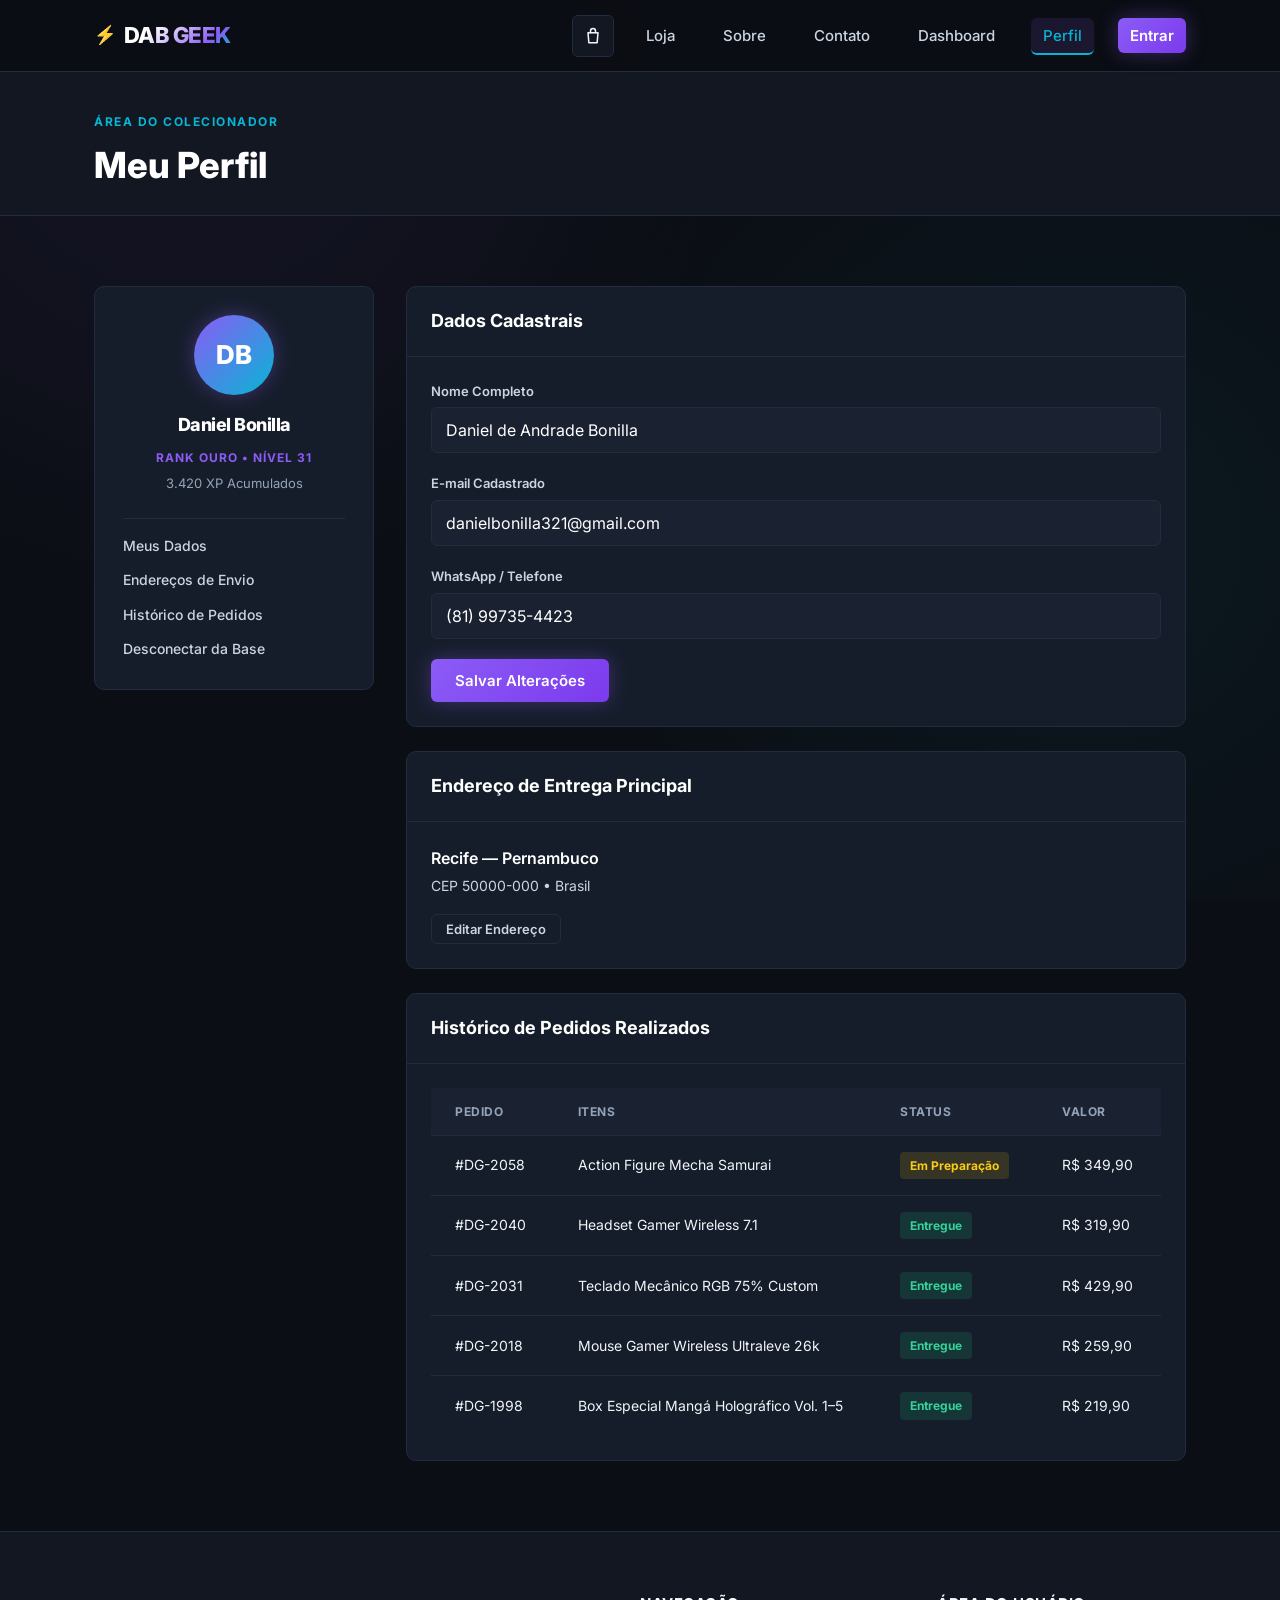
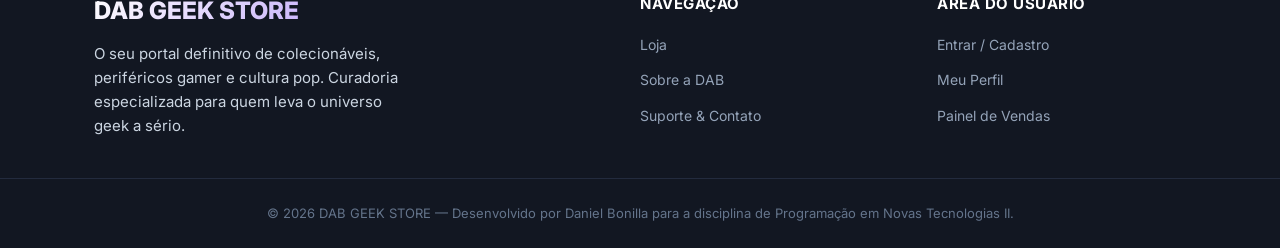
<file: perfil.html>
<!DOCTYPE html>
<html lang="pt-BR">
<head>
  <meta charset="UTF-8">
  <meta name="viewport" content="width=device-width, initial-scale=1.0">
  <title>Meu Perfil — DAB GEEK STORE</title>
  <meta name="description" content="Gerenciamento de perfil, nível de XP, endereços e histórico de pedidos na DAB GEEK STORE.">
  <meta property="og:type" content="website">
  <meta property="og:title" content="Meu Perfil — DAB GEEK STORE">
  <meta property="og:description" content="Acesse seus dados cadastrais e acompanhe o status de envio de seus pedidos.">
  <meta property="og:image" content="assets/img/img1.jpg">
  <meta property="og:url" content="https://ddabnll.github.io/dab-geek-store/perfil.html">
  <meta property="og:locale" content="pt_BR">
  <meta name="twitter:card" content="summary_large_image">
  <link rel="icon" type="image/svg+xml" href="favicon.svg">
  <link rel="preconnect" href="https://fonts.googleapis.com">
  <link rel="preconnect" href="https://fonts.gstatic.com" crossorigin>
  <link href="https://fonts.googleapis.com/css2?family=Inter:wght@400;500;600;700;800&display=swap" rel="stylesheet">
  <link rel="stylesheet" href="style.css">
</head>
<body>
  <a href="#conteudo" class="pular-link">Pular para o conteúdo</a>

    <nav class="navbar">
    <div class="container">
      <a href="index.html" class="marca">DAB GEEK</a>
      <div class="nav-direita">
        <button type="button" class="nav-carrinho" id="botao-carrinho" aria-haspopup="dialog" aria-expanded="false" aria-controls="painel-carrinho" aria-label="Abrir inventário, 0 itens">
          <svg width="20" height="20" viewBox="0 0 24 24" fill="none" stroke="currentColor" stroke-width="1.8" stroke-linecap="round" stroke-linejoin="round" aria-hidden="true">
            <path d="M6 8h12l-1 12H7L6 8z"></path>
            <path d="M9 8V6a3 3 0 0 1 6 0v2"></path>
          </svg>
          <span class="nav-carrinho-contagem" id="contagem-carrinho" hidden>0</span>
        </button>
        <button type="button" class="nav-toggle" aria-label="Abrir menu" aria-expanded="false">
          <span></span><span></span><span></span>
        </button>
        <ul class="nav-links">
          <li><a href="index.html">Loja</a></li>
          <li><a href="sobre.html">Sobre</a></li>
          <li><a href="contato.html">Contato</a></li>
          <li><a href="dashboard.html">Dashboard</a></li>
          <li><a href="perfil.html" aria-current="page">Perfil</a></li>
          <li><a href="conta.html" class="nav-cta">Entrar</a></li>
        </ul>
      </div>
    </div>
  </nav>

    <div class="carrinho-fundo" id="fundo-carrinho" hidden></div>
  <aside class="carrinho-painel" id="painel-carrinho" role="dialog" aria-modal="true" aria-label="Seu inventário de compras" hidden>
    <div class="carrinho-cabecalho">
      <h2>Seu Inventário</h2>
      <button type="button" class="carrinho-fechar" id="fechar-carrinho" aria-label="Fechar inventário">&times;</button>
    </div>
    <div class="carrinho-lista" id="lista-carrinho"></div>
    <div class="carrinho-rodape">
      <div class="carrinho-total-linha">
        <span>Total</span>
        <span id="total-carrinho">R$ 0,00</span>
      </div>
      <button type="button" class="btn btn-primario btn-bloco" id="finalizar-carrinho">Fechar Pedido</button>
    </div>
  </aside>

    <main id="conteudo">
    <header class="cabecalho-pagina">
      <div class="container">
        <p class="rotulo">Área do Colecionador</p>
        <h1>Meu Perfil</h1>
      </div>
    </header>

    <section class="secao">
      <div class="container">
        <div class="perfil-grade">
                    <aside class="perfil-cartao" aria-label="Resumo do perfil">
            <div class="perfil-avatar" aria-hidden="true">DB</div>
            <h2>Daniel Bonilla</h2>
            <span class="categoria">Rank Ouro • Nível 31</span>
            <p style="font-size: 13px; color: var(--ink-faint); margin-top: 4px;">3.420 XP Acumulados</p>
            <nav aria-label="Menu do perfil">
              <ul class="perfil-lista">
                <li><a href="#dados">Meus Dados</a></li>
                <li><a href="#enderecos">Endereços de Envio</a></li>
                <li><a href="#pedidos">Histórico de Pedidos</a></li>
                <li><a href="conta.html">Desconectar da Base</a></li>
              </ul>
            </nav>
          </aside>

                    <div class="painel-conteudo">
                        <div class="painel-bloco" id="dados">
              <div class="painel-bloco-cabecalho">
                <h3>Dados Cadastrais</h3>
              </div>
              <div class="painel-corpo">
                <form novalidate aria-label="Formulário de dados cadastrais">
                  <div class="campo">
                    <label for="perfil-nome">Nome Completo</label>
                    <input type="text" id="perfil-nome" name="nome" value="Daniel de Andrade Bonilla" required autocomplete="name">
                  </div>
                  <div class="campo">
                    <label for="perfil-email">E-mail Cadastrado</label>
                    <input type="email" id="perfil-email" name="email" value="danielbonilla321@gmail.com" required autocomplete="email">
                  </div>
                  <div class="campo">
                    <label for="perfil-tel">WhatsApp / Telefone</label>
                    <input type="tel" id="perfil-tel" name="telefone" value="(81) 99735-4423" autocomplete="tel">
                  </div>
                  <button type="submit" class="btn btn-primario">Salvar Alterações</button>
                </form>
              </div>
            </div>

                        <div class="painel-bloco" id="enderecos">
              <div class="painel-bloco-cabecalho">
                <h3>Endereço de Entrega Principal</h3>
              </div>
              <div class="painel-corpo">
                <address style="font-style: normal;">
                  <p style="color: #FFFFFF; font-weight: 600; margin-bottom: 4px;">Recife — Pernambuco</p>
                  <p style="color: var(--ink-soft); font-size: 14px; margin-bottom: 16px;">CEP 50000-000 • Brasil</p>
                </address>
                <button type="button" class="btn btn-contorno btn-pequeno">Editar Endereço</button>
              </div>
            </div>

                        <div class="painel-bloco" id="pedidos">
              <div class="painel-bloco-cabecalho">
                <h3>Histórico de Pedidos Realizados</h3>
              </div>
              <div class="painel-corpo" style="overflow-x: auto;">
                <table class="tabela-pedidos">
                  <caption class="sr-only">Histórico de pedidos do usuário com status de entrega</caption>
                  <thead>
                    <tr>
                      <th scope="col">Pedido</th>
                      <th scope="col">Itens</th>
                      <th scope="col">Status</th>
                      <th scope="col">Valor</th>
                    </tr>
                  </thead>
                  <tbody>
                    <tr>
                      <td>#DG-2058</td>
                      <td>Action Figure Mecha Samurai</td>
                      <td><span class="status-etiqueta pendente">Em Preparação</span></td>
                      <td>R$ 349,90</td>
                    </tr>
                    <tr>
                      <td>#DG-2040</td>
                      <td>Headset Gamer Wireless 7.1</td>
                      <td><span class="status-etiqueta concluido">Entregue</span></td>
                      <td>R$ 319,90</td>
                    </tr>
                    <tr>
                      <td>#DG-2031</td>
                      <td>Teclado Mecânico RGB 75% Custom</td>
                      <td><span class="status-etiqueta concluido">Entregue</span></td>
                      <td>R$ 429,90</td>
                    </tr>
                    <tr>
                      <td>#DG-2018</td>
                      <td>Mouse Gamer Wireless Ultraleve 26k</td>
                      <td><span class="status-etiqueta concluido">Entregue</span></td>
                      <td>R$ 259,90</td>
                    </tr>
                    <tr>
                      <td>#DG-1998</td>
                      <td>Box Especial Mangá Holográfico Vol. 1–5</td>
                      <td><span class="status-etiqueta concluido">Entregue</span></td>
                      <td>R$ 219,90</td>
                    </tr>
                  </tbody>
                </table>
              </div>
            </div>
          </div>
        </div>
      </div>
    </section>
  </main>

    <footer>
    <div class="container rodape-grade">
      <div>
        <p class="rodape-marca">DAB GEEK STORE</p>
        <p class="rodape-marca-texto">O seu portal definitivo de colecionáveis, periféricos gamer e cultura pop. Curadoria especializada para quem leva o universo geek a sério.</p>
      </div>
      <div class="rodape-coluna">
        <h4>Navegação</h4>
        <ul>
          <li><a href="index.html">Loja</a></li>
          <li><a href="sobre.html">Sobre a DAB</a></li>
          <li><a href="contato.html">Suporte & Contato</a></li>
        </ul>
      </div>
      <div class="rodape-coluna">
        <h4>Área do Usuário</h4>
        <ul>
          <li><a href="conta.html">Entrar / Cadastro</a></li>
          <li><a href="perfil.html">Meu Perfil</a></li>
          <li><a href="dashboard.html">Painel de Vendas</a></li>
        </ul>
      </div>
    </div>
    <div class="rodape-base">
      <p>&copy; 2026 DAB GEEK STORE — Desenvolvido por Daniel Bonilla para a disciplina de Programação em Novas Tecnologias II.</p>
    </div>
  </footer>

  <script src="script.js"></script>
</body>
</html>
</file>
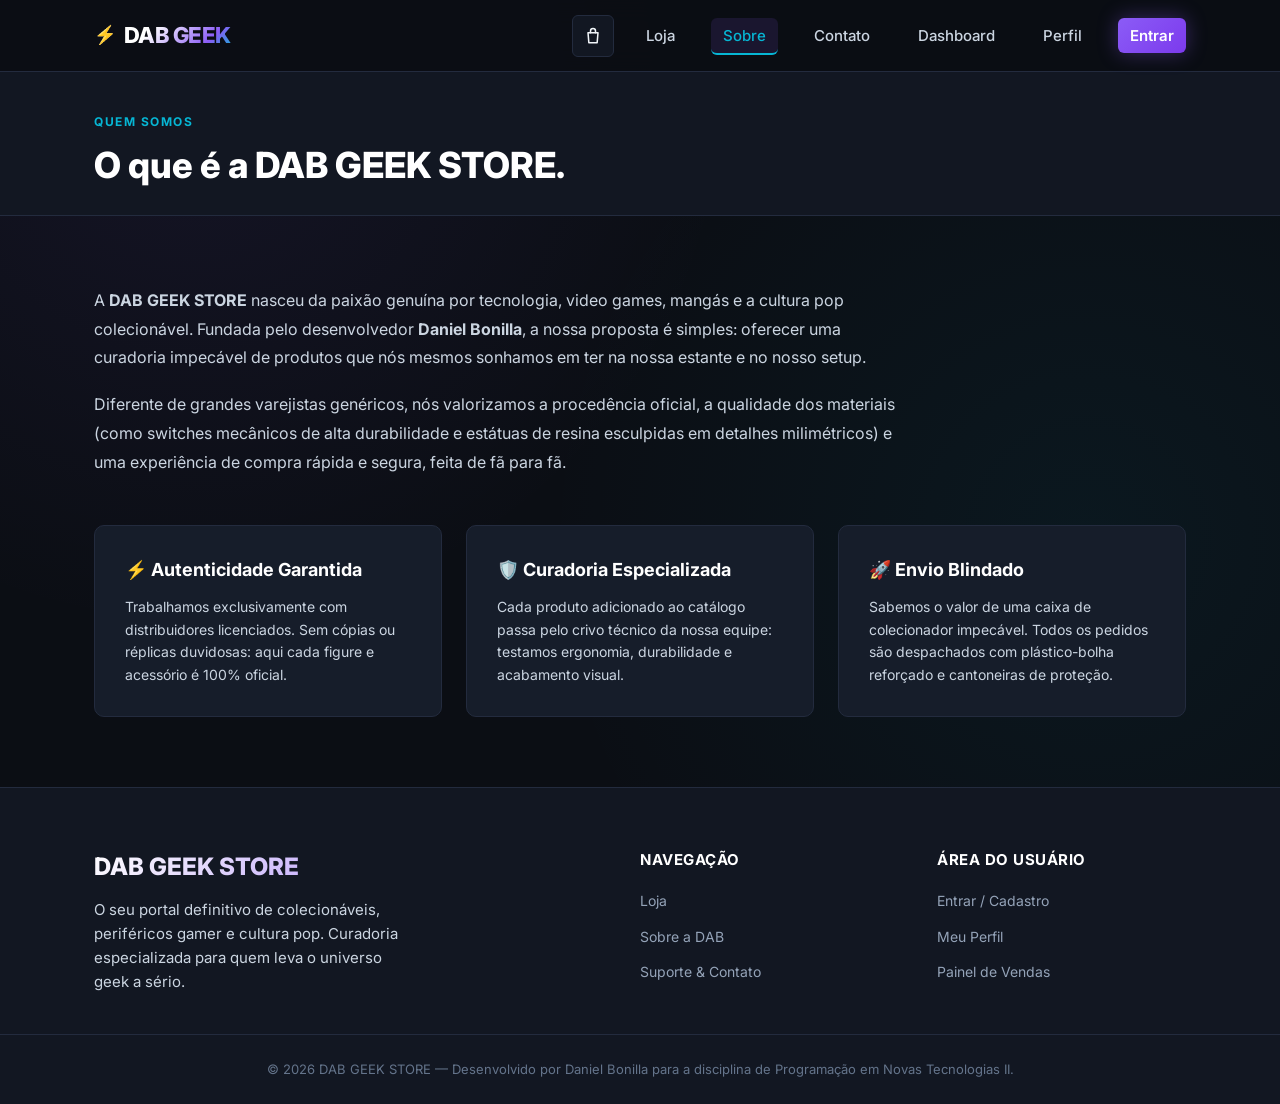
<file: sobre.html>
<!DOCTYPE html>
<html lang="pt-BR">
<head>
  <meta charset="UTF-8">
  <meta name="viewport" content="width=device-width, initial-scale=1.0">
  <title>Sobre — DAB GEEK STORE</title>
  <meta name="description" content="Conheça a história da DAB GEEK STORE, fundada por Daniel Bonilla com foco em colecionáveis, cultura gamer e produtos de alta qualidade.">
  <meta property="og:type" content="website">
  <meta property="og:title" content="Sobre — DAB GEEK STORE">
  <meta property="og:description" content="Nossa missão é conectar fãs, jogadores e colecionadores aos itens mais exclusivos do universo geek.">
  <meta property="og:image" content="assets/img/img13.jpg">
  <meta property="og:locale" content="pt_BR">
  <meta name="twitter:card" content="summary_large_image">
  <link rel="icon" type="image/svg+xml" href="favicon.svg">
  <link rel="preconnect" href="https://fonts.googleapis.com">
  <link rel="preconnect" href="https://fonts.gstatic.com" crossorigin>
  <link href="https://fonts.googleapis.com/css2?family=Inter:wght@400;500;600;700;800&display=swap" rel="stylesheet">
  <link rel="stylesheet" href="style.css">
</head>
<body>
  <a href="#conteudo" class="pular-link">Pular para o conteúdo</a>

    <nav class="navbar">
    <div class="container">
      <a href="index.html" class="marca">DAB GEEK</a>
      <div class="nav-direita">
        <button type="button" class="nav-carrinho" id="botao-carrinho" aria-haspopup="dialog" aria-expanded="false" aria-controls="painel-carrinho" aria-label="Abrir inventário, 0 itens">
          <svg width="20" height="20" viewBox="0 0 24 24" fill="none" stroke="currentColor" stroke-width="1.8" stroke-linecap="round" stroke-linejoin="round" aria-hidden="true">
            <path d="M6 8h12l-1 12H7L6 8z"></path>
            <path d="M9 8V6a3 3 0 0 1 6 0v2"></path>
          </svg>
          <span class="nav-carrinho-contagem" id="contagem-carrinho" hidden>0</span>
        </button>
        <button class="nav-toggle" aria-label="Abrir menu" aria-expanded="false">
          <span></span><span></span><span></span>
        </button>
        <ul class="nav-links">
          <li><a href="index.html">Loja</a></li>
          <li><a href="sobre.html" aria-current="page">Sobre</a></li>
          <li><a href="contato.html">Contato</a></li>
          <li><a href="dashboard.html">Dashboard</a></li>
          <li><a href="perfil.html">Perfil</a></li>
          <li><a href="conta.html" class="nav-cta">Entrar</a></li>
        </ul>
      </div>
    </div>
  </nav>

    <div class="carrinho-fundo" id="fundo-carrinho" hidden></div>
  <aside class="carrinho-painel" id="painel-carrinho" role="dialog" aria-modal="true" aria-label="Seu inventário de compras" hidden>
    <div class="carrinho-cabecalho">
      <h2>Seu Inventário</h2>
      <button type="button" class="carrinho-fechar" id="fechar-carrinho" aria-label="Fechar inventário">&times;</button>
    </div>
    <div class="carrinho-lista" id="lista-carrinho"></div>
    <div class="carrinho-rodape">
      <div class="carrinho-total-linha">
        <span>Total</span>
        <span id="total-carrinho">R$ 0,00</span>
      </div>
      <button type="button" class="btn btn-primario btn-bloco" id="finalizar-carrinho">Fechar Pedido</button>
    </div>
  </aside>

    <main id="conteudo">
    <header class="cabecalho-pagina">
      <div class="container">
        <p class="rotulo">Quem Somos</p>
        <h1>O que é a DAB GEEK STORE.</h1>
      </div>
    </header>

    <section class="secao">
      <div class="container">
        <div class="sobre-corpo">
          <p>A <strong>DAB GEEK STORE</strong> nasceu da paixão genuína por tecnologia, video games, mangás e a cultura pop colecionável. Fundada pelo desenvolvedor <strong>Daniel Bonilla</strong>, a nossa proposta é simples: oferecer uma curadoria impecável de produtos que nós mesmos sonhamos em ter na nossa estante e no nosso setup.</p>
          <p>Diferente de grandes varejistas genéricos, nós valorizamos a procedência oficial, a qualidade dos materiais (como switches mecânicos de alta durabilidade e estátuas de resina esculpidas em detalhes milimétricos) e uma experiência de compra rápida e segura, feita de fã para fã.</p>
        </div>

        <div class="valores-grade">
          <div class="valor-item">
            <h3>⚡ Autenticidade Garantida</h3>
            <p>Trabalhamos exclusivamente com distribuidores licenciados. Sem cópias ou réplicas duvidosas: aqui cada figure e acessório é 100% oficial.</p>
          </div>
          <div class="valor-item">
            <h3>🛡️ Curadoria Especializada</h3>
            <p>Cada produto adicionado ao catálogo passa pelo crivo técnico da nossa equipe: testamos ergonomia, durabilidade e acabamento visual.</p>
          </div>
          <div class="valor-item">
            <h3>🚀 Envio Blindado</h3>
            <p>Sabemos o valor de uma caixa de colecionador impecável. Todos os pedidos são despachados com plástico-bolha reforçado e cantoneiras de proteção.</p>
          </div>
        </div>
      </div>
    </section>
  </main>

    <footer>
    <div class="container rodape-grade">
      <div>
        <p class="rodape-marca">DAB GEEK STORE</p>
        <p class="rodape-marca-texto">O seu portal definitivo de colecionáveis, periféricos gamer e cultura pop. Curadoria especializada para quem leva o universo geek a sério.</p>
      </div>
      <div class="rodape-coluna">
        <h4>Navegação</h4>
        <ul>
          <li><a href="index.html">Loja</a></li>
          <li><a href="sobre.html">Sobre a DAB</a></li>
          <li><a href="contato.html">Suporte & Contato</a></li>
        </ul>
      </div>
      <div class="rodape-coluna">
        <h4>Área do Usuário</h4>
        <ul>
          <li><a href="conta.html">Entrar / Cadastro</a></li>
          <li><a href="perfil.html">Meu Perfil</a></li>
          <li><a href="dashboard.html">Painel de Vendas</a></li>
        </ul>
      </div>
    </div>
    <div class="rodape-base">
      <p>&copy; 2026 DAB GEEK STORE — Desenvolvido por Daniel Bonilla para a disciplina de Programação em Novas Tecnologias II.</p>
    </div>
  </footer>

  <script src="script.js"></script>
</body>
</html>
</file>
<file: style.css>
:root {
  --paper: #0B0E14;
  --paper-alt: #121722;
  --paper-deep: #1A2130;
  --ink: #F1F5F9;
  --ink-soft: #CBD5E1;
  --ink-faint: #94A3B8;
  --rust: #8B5CF6;
  --rust-dark: #7C3AED;
  --forest: #06B6D4;
  --forest-dark: #0891B2;
  --neon-green: #10B981;
  --border: #232B3E;
  --white: #161D2A;
  --danger: #EF4444;

  --status-pendente-bg: rgba(234, 179, 8, 0.15);
  --status-pendente-texto: #FACC15;
  --status-enviado-bg: rgba(6, 182, 212, 0.15);
  --status-enviado-texto: #38BDF8;
  --status-sucesso-bg: rgba(16, 185, 129, 0.15);
  --status-sucesso-texto: #34D399;
  --status-sucesso-borda: rgba(16, 185, 129, 0.3);

  --erro-bg: rgba(239, 68, 68, 0.15);
  --erro-borda: rgba(239, 68, 68, 0.4);

  --rodape-texto-fraco: #64748B;
  --rodape-texto-medio: #94A3B8;
  --rodape-texto-suave: #CBD5E1;
  --rodape-borda: #1E273A;

  --radius-sm: 6px;
  --radius-md: 10px;
  --radius-lg: 16px;
  --shadow-sm: 0 2px 8px rgba(0, 0, 0, 0.35);
  --shadow-md: 0 10px 25px rgba(0, 0, 0, 0.45);
  --glow-purple: 0 0 20px rgba(139, 92, 246, 0.35);
  --glow-cyan: 0 0 20px rgba(6, 182, 212, 0.35);

  --font-display: "Inter", -apple-system, BlinkMacSystemFont, "Segoe UI", Roboto, sans-serif;
  --font-body: "Inter", -apple-system, BlinkMacSystemFont, "Segoe UI", Roboto, sans-serif;

  --nav-height: 72px;
}

* {
  margin: 0;
  padding: 0;
  box-sizing: border-box;
}

[hidden],
[hidden="true"] {
  display: none !important;
}

html {
  scroll-behavior: smooth;
}

body {
  font-family: var(--font-body);
  color: var(--ink);
  background-color: var(--paper);
  line-height: 1.6;
  min-height: 100vh;
  display: flex;
  flex-direction: column;
  padding-top: var(--nav-height);
  background-image: 
    radial-gradient(circle at 15% 10%, rgba(139, 92, 246, 0.08) 0%, transparent 40%),
    radial-gradient(circle at 85% 60%, rgba(6, 182, 212, 0.06) 0%, transparent 45%);
  background-attachment: fixed;
}

img {
  max-width: 100%;
  display: block;
  border-radius: var(--radius-sm);
}

a {
  color: inherit;
  text-decoration: none;
  transition: color 0.2s ease;
}

button, input, textarea, select {
  font-family: inherit;
  font-size: inherit;
}

:focus-visible {
  outline: 2px solid var(--forest);
  outline-offset: 2px;
}

@media (prefers-reduced-motion: reduce) {
  * {
    animation-duration: 0.01ms !important;
    transition-duration: 0.01ms !important;
    scroll-behavior: auto !important;
  }
}

.pular-link {
  position: absolute;
  top: -48px;
  left: 12px;
  z-index: 200;
  background-color: var(--rust);
  color: #FFFFFF;
  padding: 10px 18px;
  border-radius: var(--radius-sm);
  font-weight: 600;
  font-size: 14px;
  transition: top 0.2s ease;
}

.pular-link:focus {
  top: 12px;
}

.container {
  width: 100%;
  max-width: 1140px;
  margin: 0 auto;
  padding: 0 24px;
}

.navbar {
  position: fixed;
  top: 0;
  left: 0;
  width: 100%;
  height: var(--nav-height);
  background-color: rgba(11, 14, 20, 0.92);
  backdrop-filter: blur(12px);
  border-bottom: 1px solid var(--border);
  z-index: 100;
}

.navbar .container {
  display: flex;
  align-items: center;
  justify-content: space-between;
  height: 100%;
}

.marca {
  font-size: 22px;
  font-weight: 800;
  letter-spacing: -0.5px;
  color: #FFFFFF;
  display: flex;
  align-items: center;
  gap: 8px;
  background: linear-gradient(135deg, #FFFFFF 40%, var(--rust) 80%, var(--forest) 100%);
  -webkit-background-clip: text;
  -webkit-text-fill-color: transparent;
}

.marca::before {
  content: "⚡";
  -webkit-text-fill-color: initial;
  font-size: 18px;
}

.nav-direita {
  display: flex;
  align-items: center;
  gap: 20px;
}

.nav-links {
  list-style: none;
  display: flex;
  align-items: center;
  gap: 24px;
}

.nav-links a {
  color: var(--ink-soft);
  font-size: 15px;
  font-weight: 500;
  padding: 8px 12px;
  border-radius: var(--radius-sm);
  transition: all 0.2s ease;
}

.nav-links a:hover,
.nav-links a[aria-current="page"] {
  color: #FFFFFF;
  background-color: rgba(139, 92, 246, 0.12);
}

.nav-links a[aria-current="page"] {
  color: var(--forest);
  border-bottom: 2px solid var(--forest);
}

.nav-cta {
  background: linear-gradient(135deg, var(--rust), var(--rust-dark)) !important;
  color: #FFFFFF !important;
  font-weight: 600 !important;
  box-shadow: var(--glow-purple);
}

.nav-cta:hover {
  transform: translateY(-1px);
  filter: brightness(1.15);
}

.nav-carrinho {
  position: relative;
  background: var(--paper-alt);
  border: 1px solid var(--border);
  color: var(--ink);
  width: 42px;
  height: 42px;
  border-radius: var(--radius-sm);
  display: flex;
  align-items: center;
  justify-content: center;
  cursor: pointer;
  transition: all 0.2s ease;
}

.nav-carrinho:hover {
  border-color: var(--rust);
  color: var(--forest);
  box-shadow: var(--glow-cyan);
}

.nav-carrinho-contagem {
  position: absolute;
  top: -6px;
  right: -6px;
  background: var(--rust);
  color: #FFFFFF;
  font-size: 11px;
  font-weight: 700;
  width: 20px;
  height: 20px;
  border-radius: 50%;
  display: flex;
  align-items: center;
  justify-content: center;
  border: 2px solid var(--paper);
}

.nav-toggle {
  display: none;
  background: none;
  border: none;
  cursor: pointer;
  flex-direction: column;
  gap: 5px;
  padding: 6px;
}

.nav-toggle span {
  display: block;
  width: 24px;
  height: 2px;
  background: var(--ink);
  border-radius: 2px;
  transition: 0.3s;
}

.carrinho-fundo[hidden],
.carrinho-painel[hidden],
.nav-carrinho-contagem[hidden] {
  display: none !important;
}

.carrinho-fundo {
  position: fixed;
  inset: 0;
  background: rgba(0, 0, 0, 0.7);
  backdrop-filter: blur(4px);
  z-index: 150;
}

.carrinho-painel {
  position: fixed;
  top: 0;
  right: 0;
  bottom: 0;
  width: 100%;
  max-width: 420px;
  background: var(--paper-alt);
  border-left: 1px solid var(--border);
  box-shadow: var(--shadow-md);
  z-index: 160;
  display: flex;
  flex-direction: column;
  animation: deslizarEntrada 0.25s ease-out;
}

@keyframes deslizarEntrada {
  from { transform: translateX(100%); }
  to { transform: translateX(0); }
}

.carrinho-cabecalho {
  padding: 24px;
  border-bottom: 1px solid var(--border);
  display: flex;
  align-items: center;
  justify-content: space-between;
}

.carrinho-cabecalho h2 {
  font-size: 20px;
  font-weight: 700;
  color: #FFFFFF;
}

.carrinho-fechar {
  background: none;
  border: none;
  color: var(--ink-faint);
  font-size: 28px;
  cursor: pointer;
  line-height: 1;
  transition: color 0.2s;
}

.carrinho-fechar:hover {
  color: #FFFFFF;
}

.carrinho-lista {
  flex: 1;
  overflow-y: auto;
  padding: 20px;
  display: flex;
  flex-direction: column;
  gap: 16px;
}

.carrinho-vazio {
  text-align: center;
  color: var(--ink-faint);
  margin-top: 40px;
  font-size: 15px;
}

.carrinho-vazio a {
  color: var(--forest);
  text-decoration: underline;
  display: block;
  margin-top: 8px;
}

.carrinho-item {
  display: flex;
  align-items: center;
  justify-content: space-between;
  padding: 14px;
  background: var(--white);
  border: 1px solid var(--border);
  border-radius: var(--radius-sm);
  gap: 12px;
}

.carrinho-item-info {
  flex: 1;
}

.carrinho-item-nome {
  font-weight: 600;
  font-size: 14px;
  color: #FFFFFF;
  margin-bottom: 4px;
}

.carrinho-item-preco {
  color: var(--forest);
  font-weight: 700;
  font-size: 14px;
}

.carrinho-item-controles {
  display: flex;
  align-items: center;
  gap: 8px;
}

.carrinho-qtd-btn {
  background: var(--paper-deep);
  border: 1px solid var(--border);
  color: var(--ink);
  width: 26px;
  height: 26px;
  border-radius: 4px;
  cursor: pointer;
  display: flex;
  align-items: center;
  justify-content: center;
  font-weight: bold;
}

.carrinho-qtd-btn:hover {
  border-color: var(--rust);
  color: #FFFFFF;
}

.carrinho-qtd-valor {
  font-size: 14px;
  font-weight: 600;
  min-width: 18px;
  text-align: center;
}

.carrinho-remover {
  background: none;
  border: none;
  color: var(--danger);
  font-size: 12px;
  cursor: pointer;
  margin-left: 6px;
}

.carrinho-remover:hover {
  text-decoration: underline;
}

.carrinho-rodape {
  padding: 24px;
  border-top: 1px solid var(--border);
  background: var(--paper-alt);
}

.carrinho-total-linha {
  display: flex;
  justify-content: space-between;
  font-size: 18px;
  font-weight: 700;
  color: #FFFFFF;
  margin-bottom: 16px;
}

.carrinho-total-linha span:last-child {
  color: var(--neon-green);
}

.btn {
  display: inline-flex;
  align-items: center;
  justify-content: center;
  gap: 8px;
  padding: 12px 24px;
  border-radius: var(--radius-sm);
  font-size: 15px;
  font-weight: 600;
  cursor: pointer;
  border: none;
  transition: all 0.25s ease;
  text-align: center;
}

.btn-primario {
  background: linear-gradient(135deg, var(--rust), var(--rust-dark));
  color: #FFFFFF;
  box-shadow: var(--glow-purple);
}

.btn-primario:hover {
  filter: brightness(1.15);
  transform: translateY(-2px);
}

.btn-contorno {
  background: transparent;
  border: 1px solid var(--border);
  color: var(--ink-soft);
}

.btn-contorno:hover {
  border-color: var(--forest);
  color: var(--forest);
  box-shadow: var(--glow-cyan);
}

.btn-bloco {
  width: 100%;
}

.btn-pequeno {
  padding: 6px 14px;
  font-size: 13px;
}

.hero {
  padding: 60px 0 80px;
  position: relative;
}

.hero-grade {
  display: grid;
  grid-template-columns: 1.1fr 0.9fr;
  align-items: center;
  gap: 48px;
}

.hero h1 {
  font-size: 44px;
  font-weight: 800;
  line-height: 1.15;
  letter-spacing: -1px;
  color: #FFFFFF;
  margin-bottom: 20px;
}

.hero h1 span {
  background: linear-gradient(135deg, var(--forest), var(--rust));
  -webkit-background-clip: text;
  -webkit-text-fill-color: transparent;
}

.hero-texto {
  font-size: 18px;
  color: var(--ink-soft);
  margin-bottom: 32px;
  max-width: 540px;
}

.hero-acoes {
  display: flex;
  gap: 16px;
  flex-wrap: wrap;
}

.hero-visual {
  position: relative;
}

.hero-visual img {
  border-radius: var(--radius-md);
  box-shadow: var(--shadow-md);
  border: 1px solid var(--border);
  transition: transform 0.3s ease;
}

.hero-visual:hover img {
  transform: scale(1.02);
  border-color: var(--rust);
}

.secao {
  padding: 70px 0;
}

.secao h2 {
  font-size: 32px;
  font-weight: 800;
  letter-spacing: -0.5px;
  color: #FFFFFF;
  margin-bottom: 8px;
}

.texto-apoio {
  color: var(--ink-faint);
  font-size: 16px;
  margin-bottom: 40px;
}

.vitrine {
  display: grid;
  grid-template-columns: repeat(auto-fill, minmax(320px, 1fr));
  gap: 30px;
}

.card-produto {
  background: var(--white);
  border: 1px solid var(--border);
  border-radius: var(--radius-md);
  overflow: hidden;
  display: flex;
  flex-direction: column;
  transition: all 0.3s ease;
}

.card-produto:hover {
  transform: translateY(-5px);
  border-color: var(--rust);
  box-shadow: var(--glow-purple);
}

.card-produto-imagem {
  position: relative;
  height: 240px;
  overflow: hidden;
  background: var(--paper-deep);
  padding: 16px;
  display: flex;
  align-items: center;
  justify-content: center;
}

.card-produto-imagem img {
  max-width: 100%;
  max-height: 100%;
  object-fit: contain;
  transition: transform 0.4s ease;
}

.card-produto:hover .card-produto-imagem img {
  transform: scale(1.06);
}

.tag-estoque {
  position: absolute;
  top: 12px;
  left: 12px;
  padding: 4px 10px;
  font-size: 11px;
  font-weight: 700;
  text-transform: uppercase;
  border-radius: var(--radius-sm);
  z-index: 2;
  letter-spacing: 0.5px;
}

.tag-estoque--urgente {
  background: var(--danger);
  color: #FFFFFF;
  box-shadow: 0 0 10px rgba(239, 68, 68, 0.4);
}

.tag-estoque--popular {
  background: var(--forest);
  color: #0B0E14;
  font-weight: 800;
  box-shadow: var(--glow-cyan);
}

.card-produto-corpo {
  padding: 24px;
  display: flex;
  flex-direction: column;
  flex: 1;
}

.categoria {
  font-size: 12px;
  font-weight: 700;
  text-transform: uppercase;
  color: var(--rust);
  letter-spacing: 1px;
  margin-bottom: 8px;
}

.card-produto-corpo h3 {
  font-size: 19px;
  font-weight: 700;
  color: #FFFFFF;
  margin-bottom: 10px;
}

.card-produto-descricao {
  font-size: 14px;
  color: var(--ink-soft);
  margin-bottom: 20px;
  flex: 1;
  line-height: 1.5;
}

.preco {
  font-size: 22px;
  font-weight: 800;
  color: var(--neon-green);
  margin-bottom: 16px;
}

.card-produto button {
  background: var(--paper-deep);
  color: #FFFFFF;
  border: 1px solid var(--border);
  padding: 12px;
  border-radius: var(--radius-sm);
  font-weight: 600;
  font-size: 14px;
  cursor: pointer;
  transition: all 0.25s ease;
  width: 100%;
}

.card-produto button:hover {
  background: linear-gradient(135deg, var(--rust), var(--rust-dark));
  border-color: var(--rust);
  box-shadow: var(--glow-purple);
}

.card-produto button.confirmado {
  background: var(--neon-green);
  color: #0B0E14;
  border-color: var(--neon-green);
}

.cabecalho-pagina {
  padding: 40px 0 20px;
  border-bottom: 1px solid var(--border);
  background: var(--paper-alt);
}

.rotulo {
  font-size: 12px;
  font-weight: 700;
  text-transform: uppercase;
  letter-spacing: 1.5px;
  color: var(--forest);
  margin-bottom: 6px;
}

.cabecalho-pagina h1 {
  font-size: 36px;
  font-weight: 800;
  color: #FFFFFF;
}

.container-centralizado {
  display: flex;
  justify-content: center;
  padding: 60px 20px;
}

.caixa-formulario {
  width: 100%;
  max-width: 480px;
  background: var(--white);
  border: 1px solid var(--border);
  border-radius: var(--radius-md);
  padding: 36px;
  box-shadow: var(--shadow-md);
}

.caixa-formulario h2 {
  font-size: 26px;
  font-weight: 800;
  color: #FFFFFF;
  margin-bottom: 12px;
}

.abas-conta {
  display: flex;
  gap: 8px;
  margin-bottom: 24px;
  background: var(--paper-deep);
  padding: 4px;
  border-radius: var(--radius-sm);
}

.aba-botao {
  flex: 1;
  background: none;
  border: none;
  padding: 10px;
  color: var(--ink-soft);
  font-weight: 600;
  border-radius: 4px;
  cursor: pointer;
  transition: all 0.2s ease;
}

.aba-botao.ativo {
  background: var(--rust);
  color: #FFFFFF;
  box-shadow: var(--glow-purple);
}

.campo {
  margin-bottom: 20px;
  display: flex;
  flex-direction: column;
  gap: 6px;
}

.campo label {
  font-size: 13px;
  font-weight: 600;
  color: var(--ink-soft);
}

.campo input,
.campo textarea,
.campo select {
  background: var(--paper-deep);
  border: 1px solid var(--border);
  color: #FFFFFF;
  padding: 12px 14px;
  border-radius: var(--radius-sm);
  outline: none;
  transition: border-color 0.2s;
}

.campo input:focus,
.campo textarea:focus,
.campo select:focus {
  border-color: var(--forest);
  box-shadow: var(--glow-cyan);
}

.campo-invalido input,
.campo-invalido textarea {
  border-color: var(--danger) !important;
}

.erro-campo {
  color: #F87171;
  font-size: 12px;
  margin-top: 4px;
}

.aviso-sucesso {
  background: var(--status-sucesso-bg);
  border: 1px solid var(--status-sucesso-borda);
  color: var(--status-sucesso-texto);
  padding: 12px 16px;
  border-radius: var(--radius-sm);
  margin-bottom: 20px;
  font-size: 14px;
  font-weight: 500;
}

.aviso-erro {
  background: var(--erro-bg);
  border: 1px solid var(--erro-borda);
  color: #FCA5A5;
  padding: 10px 14px;
  border-radius: var(--radius-sm);
  margin-bottom: 14px;
  font-size: 13px;
}

.rodape-formulario {
  text-align: center;
  font-size: 14px;
  color: var(--ink-faint);
  margin-top: 24px;
}

.rodape-formulario a {
  color: var(--forest);
  font-weight: 600;
}

.oculto {
  display: none !important;
}

.sr-only {
  position: absolute;
  width: 1px;
  height: 1px;
  padding: 0;
  margin: -1px;
  overflow: hidden;
  clip: rect(0, 0, 0, 0);
  white-space: nowrap;
  border: 0;
}

.painel-resumo {
  display: grid;
  grid-template-columns: repeat(auto-fit, minmax(180px, 1fr));
  gap: 20px;
  margin-bottom: 40px;
}

.cartao-resumo {
  background: var(--white);
  border: 1px solid var(--border);
  border-radius: var(--radius-md);
  padding: 24px;
}

.cartao-resumo h3 {
  font-size: 14px;
  color: var(--ink-faint);
  font-weight: 600;
  margin-bottom: 8px;
}

.cartao-resumo .valor {
  font-size: 30px;
  font-weight: 800;
  color: #FFFFFF;
}

.cartao-resumo.alerta .valor {
  color: #FACC15;
}

.painel-bloco {
  background: var(--white);
  border: 1px solid var(--border);
  border-radius: var(--radius-md);
  overflow: hidden;
}

.painel-bloco-cabecalho {
  padding: 20px 24px;
  border-bottom: 1px solid var(--border);
  display: flex;
  align-items: center;
  justify-content: space-between;
}

.painel-bloco-cabecalho h3 {
  font-size: 18px;
  font-weight: 700;
  color: #FFFFFF;
}

.tabela-pedidos {
  width: 100%;
  border-collapse: collapse;
  text-align: left;
}

.tabela-pedidos th {
  background: var(--paper-deep);
  color: var(--ink-faint);
  font-size: 12px;
  text-transform: uppercase;
  letter-spacing: 0.5px;
  padding: 14px 24px;
}

.tabela-pedidos td {
  padding: 16px 24px;
  border-top: 1px solid var(--border);
  font-size: 14px;
}

.status-etiqueta {
  display: inline-block;
  padding: 4px 10px;
  border-radius: 4px;
  font-size: 12px;
  font-weight: 700;
}

.status-etiqueta.pendente {
  background: var(--status-pendente-bg);
  color: var(--status-pendente-texto);
}

.status-etiqueta.enviado {
  background: var(--status-enviado-bg);
  color: var(--status-enviado-texto);
}

.status-etiqueta.concluido {
  background: var(--status-sucesso-bg);
  color: var(--status-sucesso-texto);
}

.perfil-grade {
  display: grid;
  grid-template-columns: 280px 1fr;
  gap: 32px;
}

.perfil-cartao {
  background: var(--white);
  border: 1px solid var(--border);
  border-radius: var(--radius-md);
  padding: 28px;
  text-align: center;
  height: fit-content;
}

.perfil-avatar {
  width: 80px;
  height: 80px;
  border-radius: 50%;
  background: linear-gradient(135deg, var(--rust), var(--forest));
  color: #FFFFFF;
  font-size: 26px;
  font-weight: 800;
  display: flex;
  align-items: center;
  justify-content: center;
  margin: 0 auto 16px;
  box-shadow: var(--glow-purple);
}

.perfil-cartao h2, .perfil-cartao h3 {
  font-size: 18px;
  color: #FFFFFF;
  margin-bottom: 4px;
}

.perfil-lista {
  list-style: none;
  margin-top: 24px;
  text-align: left;
  border-top: 1px solid var(--border);
  padding-top: 16px;
  display: flex;
  flex-direction: column;
  gap: 12px;
}

.perfil-lista a {
  color: var(--ink-soft);
  font-size: 14px;
  font-weight: 500;
  display: block;
}

.perfil-lista a:hover {
  color: var(--forest);
}

.painel-conteudo {
  display: flex;
  flex-direction: column;
  gap: 24px;
}

.painel-corpo {
  padding: 24px;
}

.sobre-corpo {
  max-width: 820px;
  font-size: 16px;
  color: var(--ink-soft);
  line-height: 1.8;
  margin-bottom: 48px;
}

.sobre-corpo p {
  margin-bottom: 18px;
}

.valores-grade {
  display: grid;
  grid-template-columns: repeat(auto-fit, minmax(280px, 1fr));
  gap: 24px;
}

.valor-item {
  background: var(--white);
  border: 1px solid var(--border);
  border-radius: var(--radius-md);
  padding: 30px;
  transition: all 0.25s ease;
}

.valor-item:hover {
  transform: translateY(-4px);
  border-color: var(--rust);
  box-shadow: var(--glow-purple);
}

.valor-item h3 {
  color: #FFFFFF;
  font-size: 18px;
  margin-bottom: 12px;
}

.valor-item p {
  color: var(--ink-soft);
  font-size: 14px;
  line-height: 1.6;
}

.grade-sobre {
  display: grid;
  grid-template-columns: 1fr 1fr;
  gap: 40px;
  align-items: center;
  margin-bottom: 60px;
}

.sobre-texto h2 {
  font-size: 28px;
  color: #FFFFFF;
  margin-bottom: 16px;
}

.sobre-texto p {
  font-size: 16px;
  color: var(--ink-soft);
  margin-bottom: 16px;
  line-height: 1.7;
}

.pilares-grade {
  display: grid;
  grid-template-columns: repeat(auto-fit, minmax(260px, 1fr));
  gap: 24px;
  margin-top: 40px;
}

.card-pilar {
  background: var(--white);
  border: 1px solid var(--border);
  border-radius: var(--radius-md);
  padding: 28px;
  transition: transform 0.2s;
}

.card-pilar:hover {
  transform: translateY(-4px);
  border-color: var(--forest);
}

.card-pilar h3 {
  color: #FFFFFF;
  font-size: 18px;
  margin-bottom: 10px;
  display: flex;
  align-items: center;
  gap: 8px;
}

.card-pilar p {
  color: var(--ink-soft);
  font-size: 14px;
}

.contato-grade {
  display: grid;
  grid-template-columns: 1fr 1.2fr;
  gap: 48px;
  align-items: start;
}

.contato-info {
  display: flex;
  flex-direction: column;
  gap: 20px;
}

.contato-info-item {
  background: var(--white);
  border: 1px solid var(--border);
  padding: 22px 26px;
  border-radius: var(--radius-md);
  transition: border-color 0.2s ease;
}

.contato-info-item:hover {
  border-color: var(--rust);
}

.contato-info-item h3 {
  font-size: 12px;
  text-transform: uppercase;
  color: var(--forest);
  letter-spacing: 1px;
  margin-bottom: 8px;
  font-weight: 700;
}

.contato-info-item p {
  color: #FFFFFF;
  font-size: 15px;
  font-weight: 500;
}

.contato-info-item a {
  color: var(--rust);
  text-decoration: none;
}

.contato-info-item a:hover {
  text-decoration: underline;
  color: var(--forest);
}

.campo-armadilha {
  display: none !important;
}

footer {
  background: var(--paper-alt);
  border-top: 1px solid var(--border);
  margin-top: auto;
  padding: 60px 0 24px;
}

.rodape-grade {
  display: grid;
  grid-template-columns: 2fr 1fr 1fr;
  gap: 48px;
  margin-bottom: 40px;
}

.rodape-marca {
  font-size: 24px;
  font-weight: 800;
  color: #FFFFFF;
  margin-bottom: 12px;
  background: linear-gradient(135deg, #FFFFFF, var(--rust));
  -webkit-background-clip: text;
  -webkit-text-fill-color: transparent;
}

.rodape-marca-texto {
  color: var(--ink-soft);
  font-size: 15px;
  max-width: 320px;
}

.rodape-coluna h4 {
  color: #FFFFFF;
  font-size: 15px;
  font-weight: 700;
  text-transform: uppercase;
  letter-spacing: 0.5px;
  margin-bottom: 16px;
}

.rodape-coluna ul {
  list-style: none;
  display: flex;
  flex-direction: column;
  gap: 10px;
}

.rodape-coluna a {
  color: var(--ink-faint);
  font-size: 14px;
}

.rodape-coluna a:hover {
  color: var(--forest);
}

.rodape-base {
  border-top: 1px solid var(--border);
  padding-top: 24px;
  text-align: center;
  color: var(--rodape-texto-fraco);
  font-size: 13px;
}

@media (max-width: 900px) {
  .hero-grade {
    grid-template-columns: 1fr;
    text-align: center;
  }
  .hero-texto {
    margin: 0 auto 32px;
  }
  .hero-acoes {
    justify-content: center;
  }
  .rodape-grade {
    grid-template-columns: 1fr;
    gap: 32px;
  }
  .perfil-grade {
    grid-template-columns: 1fr;
  }
  .grade-sobre, .grade-contato {
    grid-template-columns: 1fr;
  }
}

@media (max-width: 768px) {
  .nav-toggle {
    display: flex;
  }
  .nav-links {
    position: fixed;
    top: var(--nav-height);
    left: 0;
    right: 0;
    background: var(--paper-alt);
    border-bottom: 1px solid var(--border);
    flex-direction: column;
    padding: 24px;
    gap: 16px;
    display: none;
  }
  .nav-links.aberto {
    display: flex;
  }
  .hero h1 {
    font-size: 32px;
  }
}
</file>
